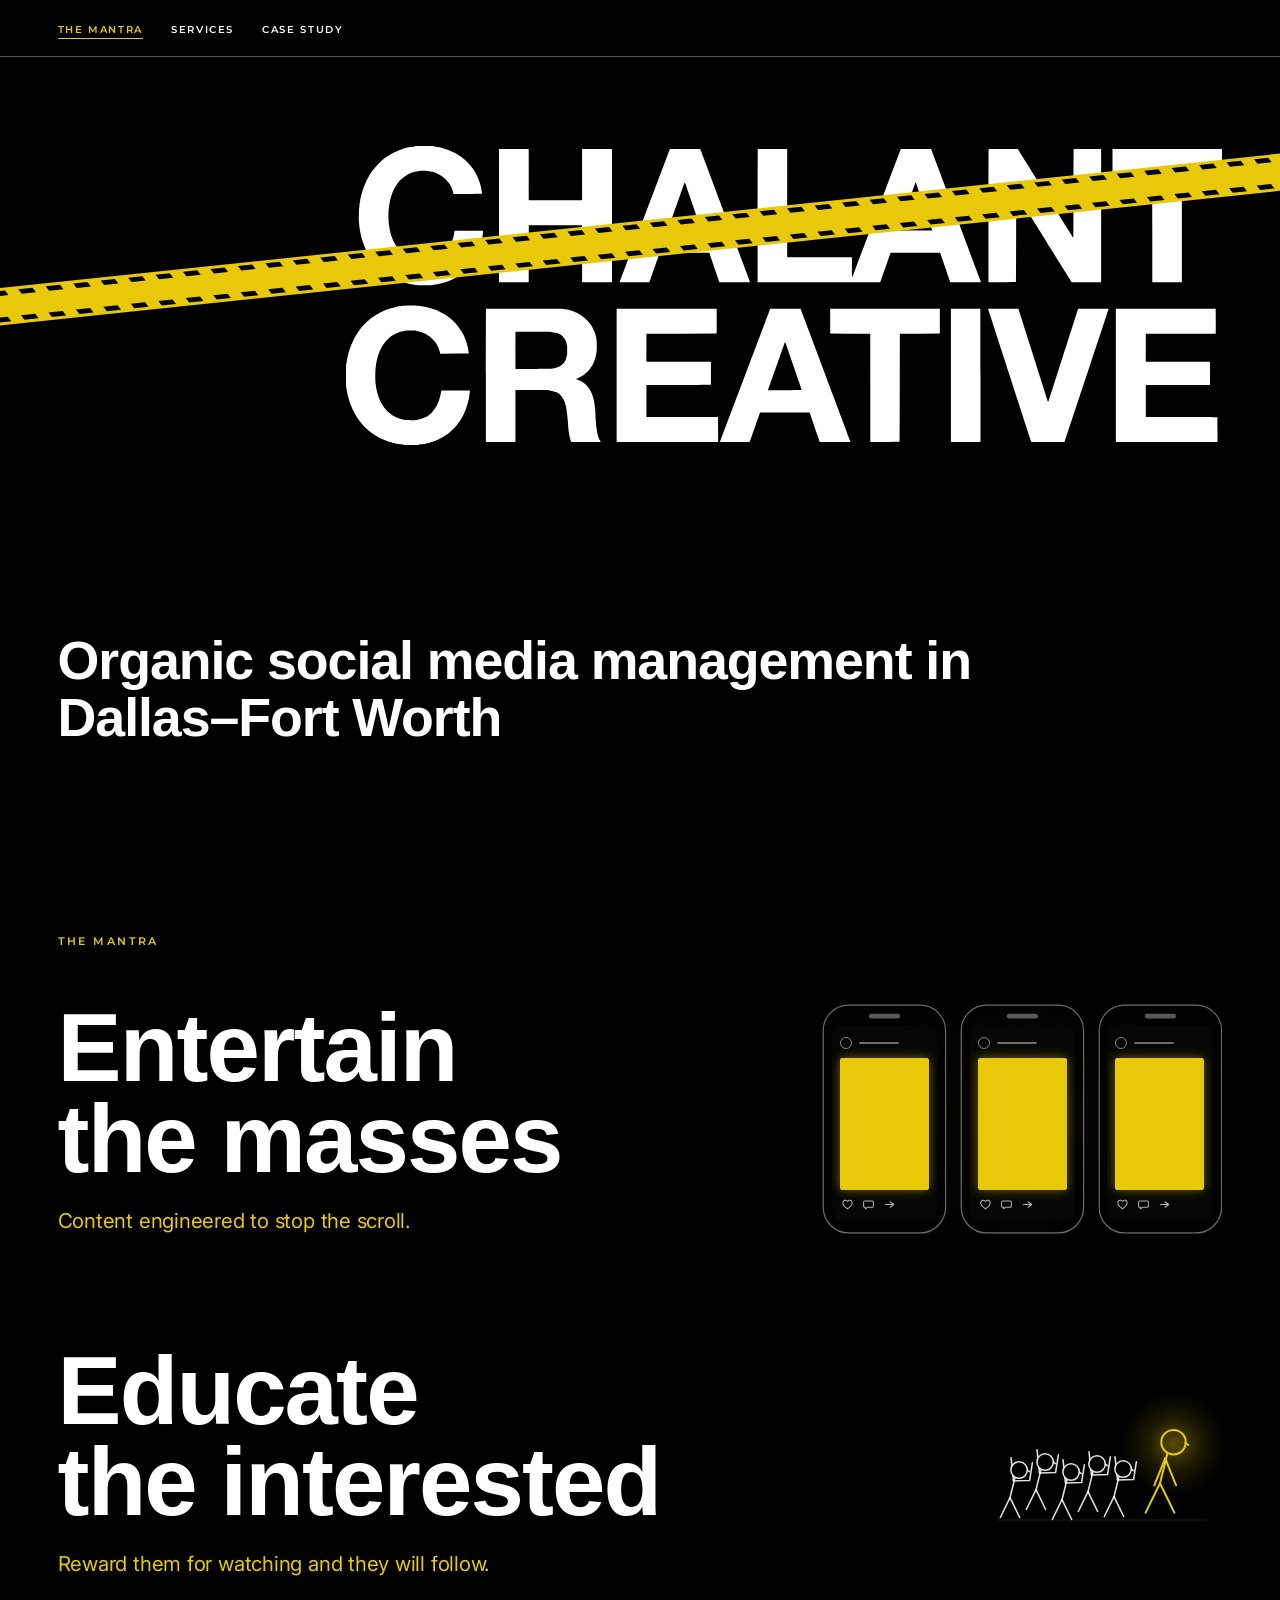
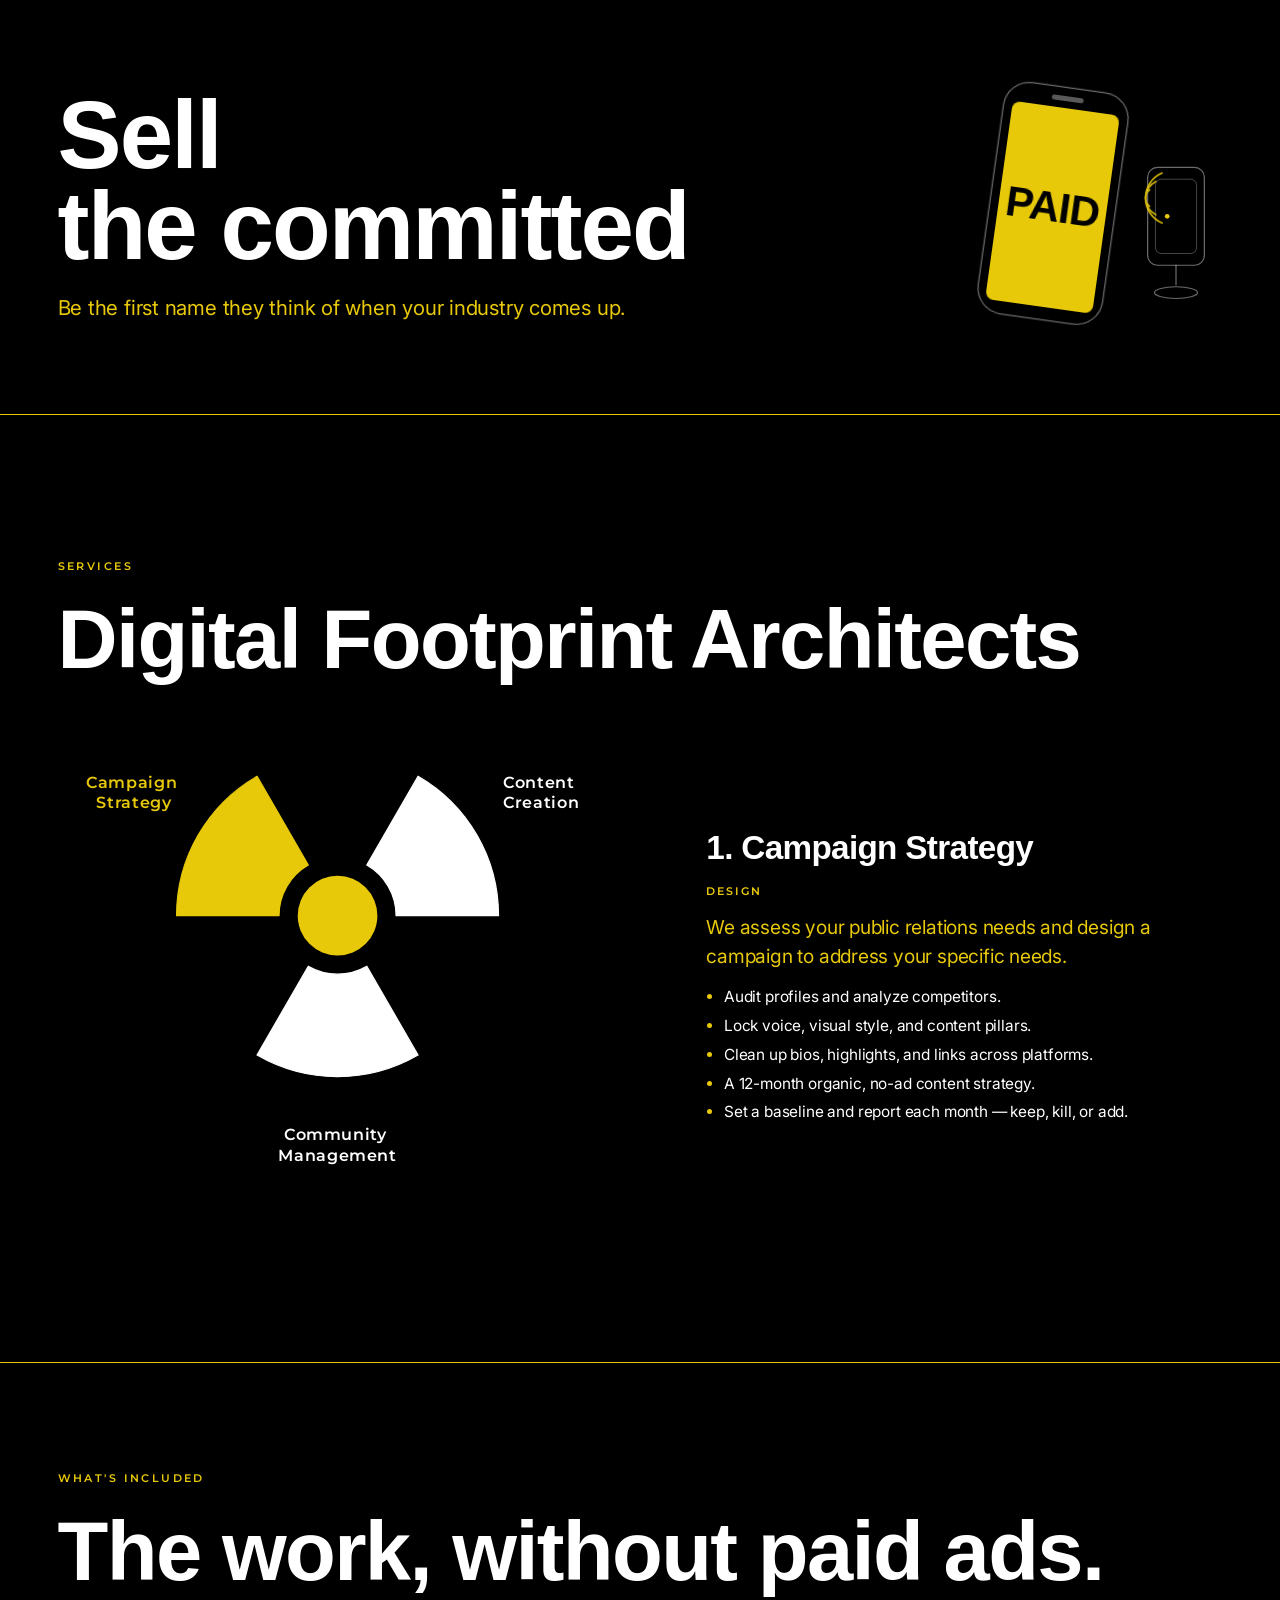
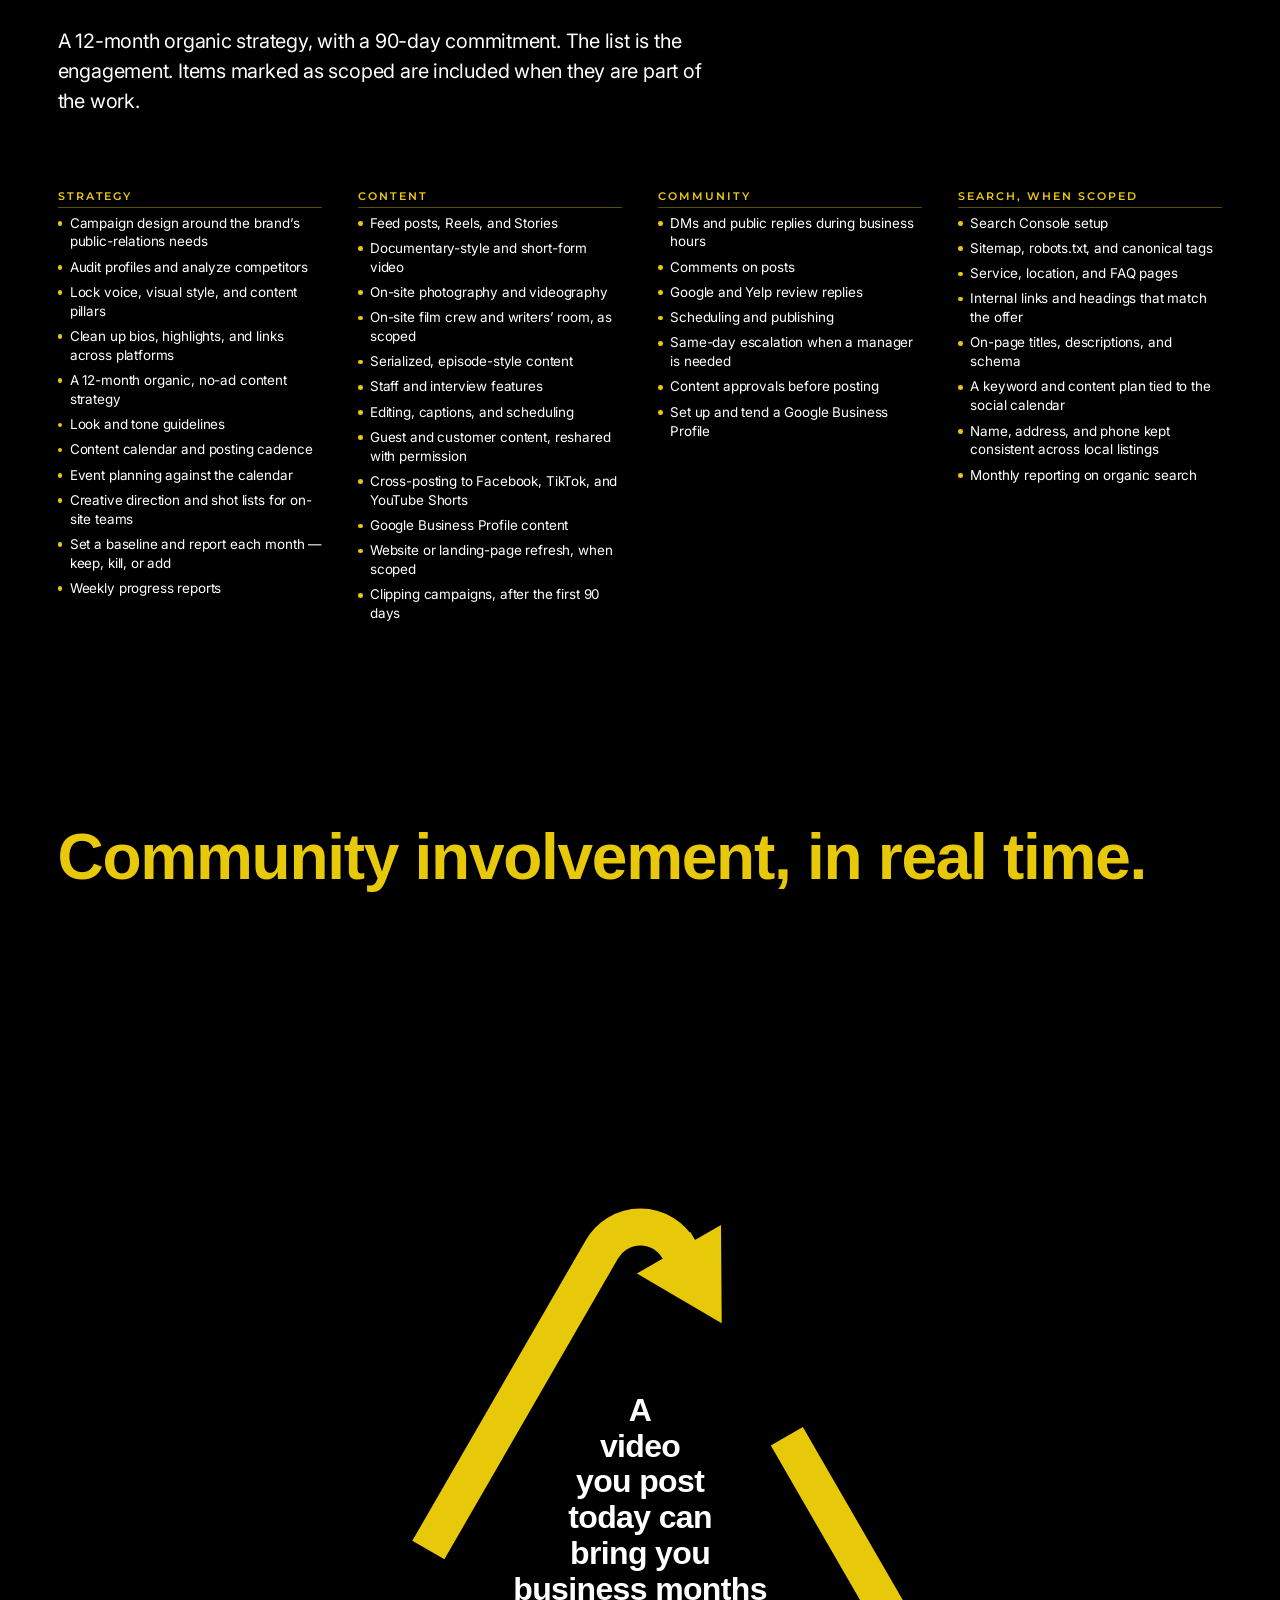
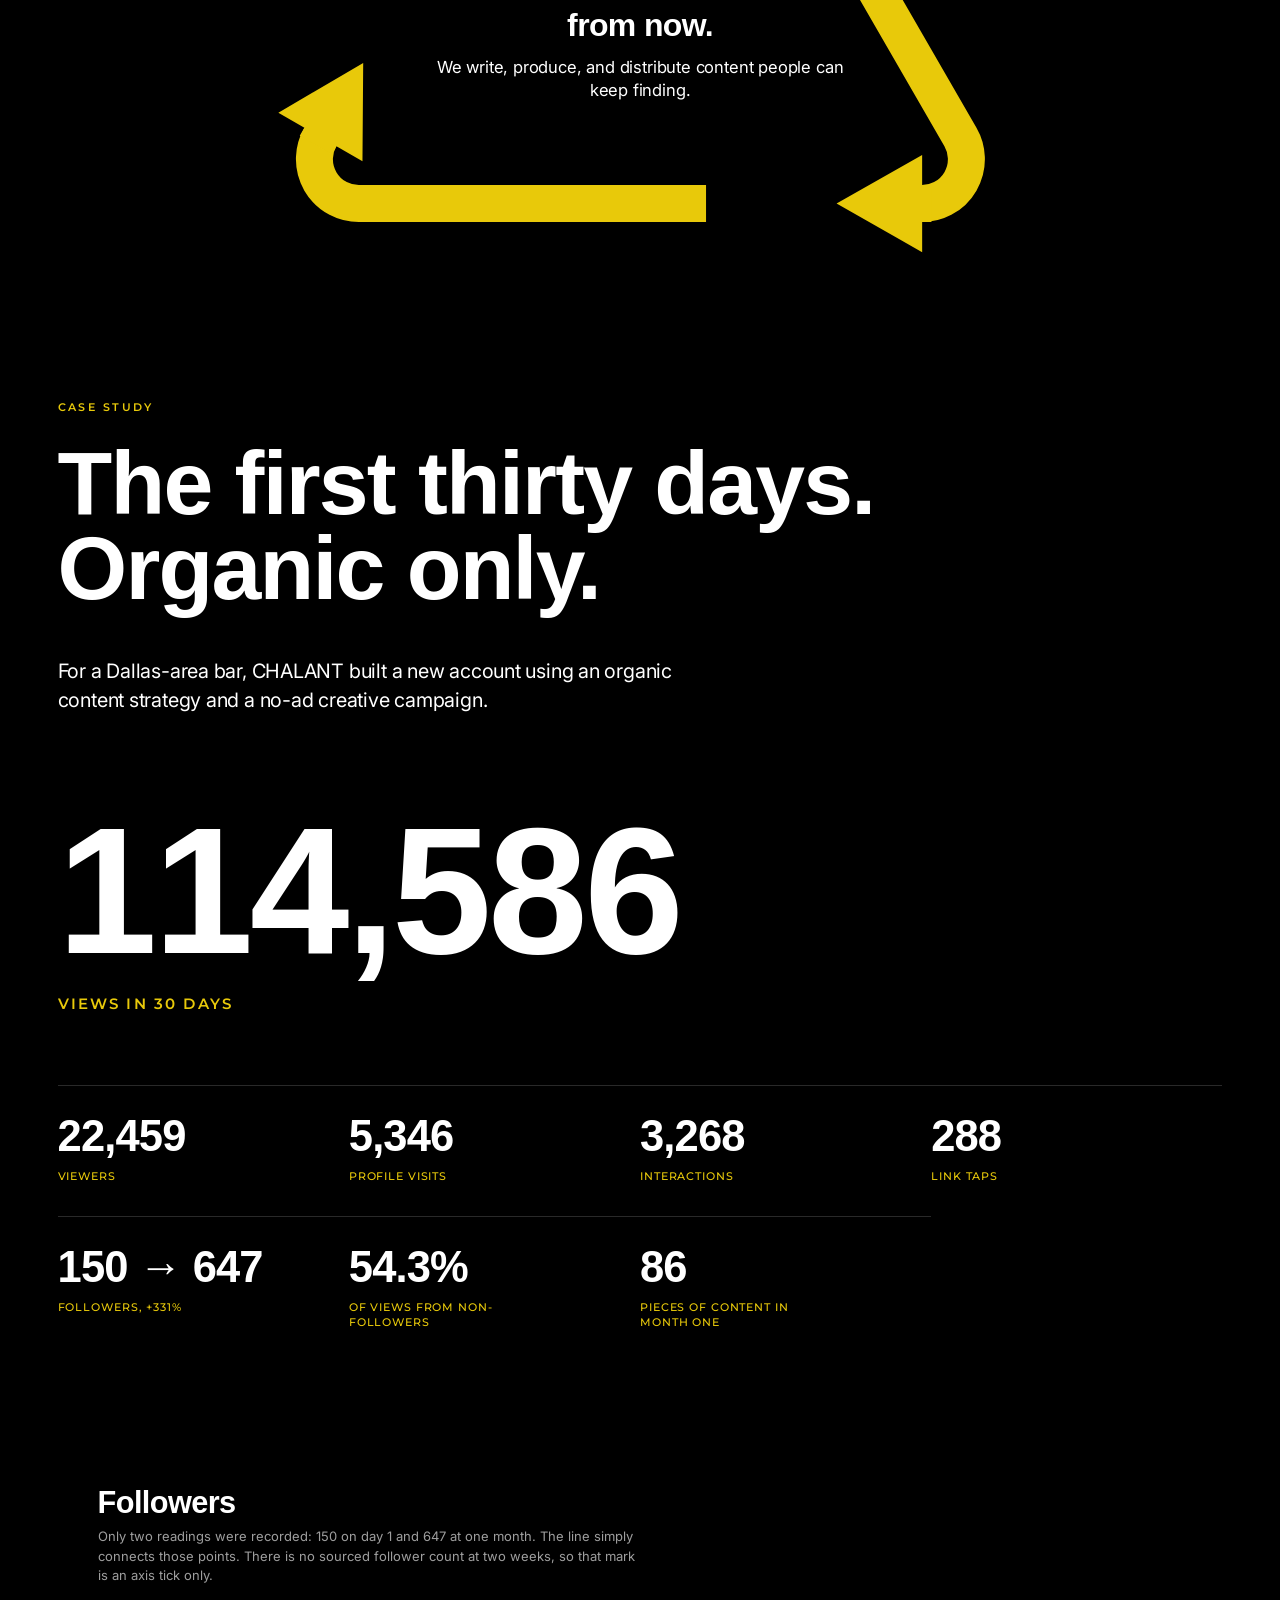
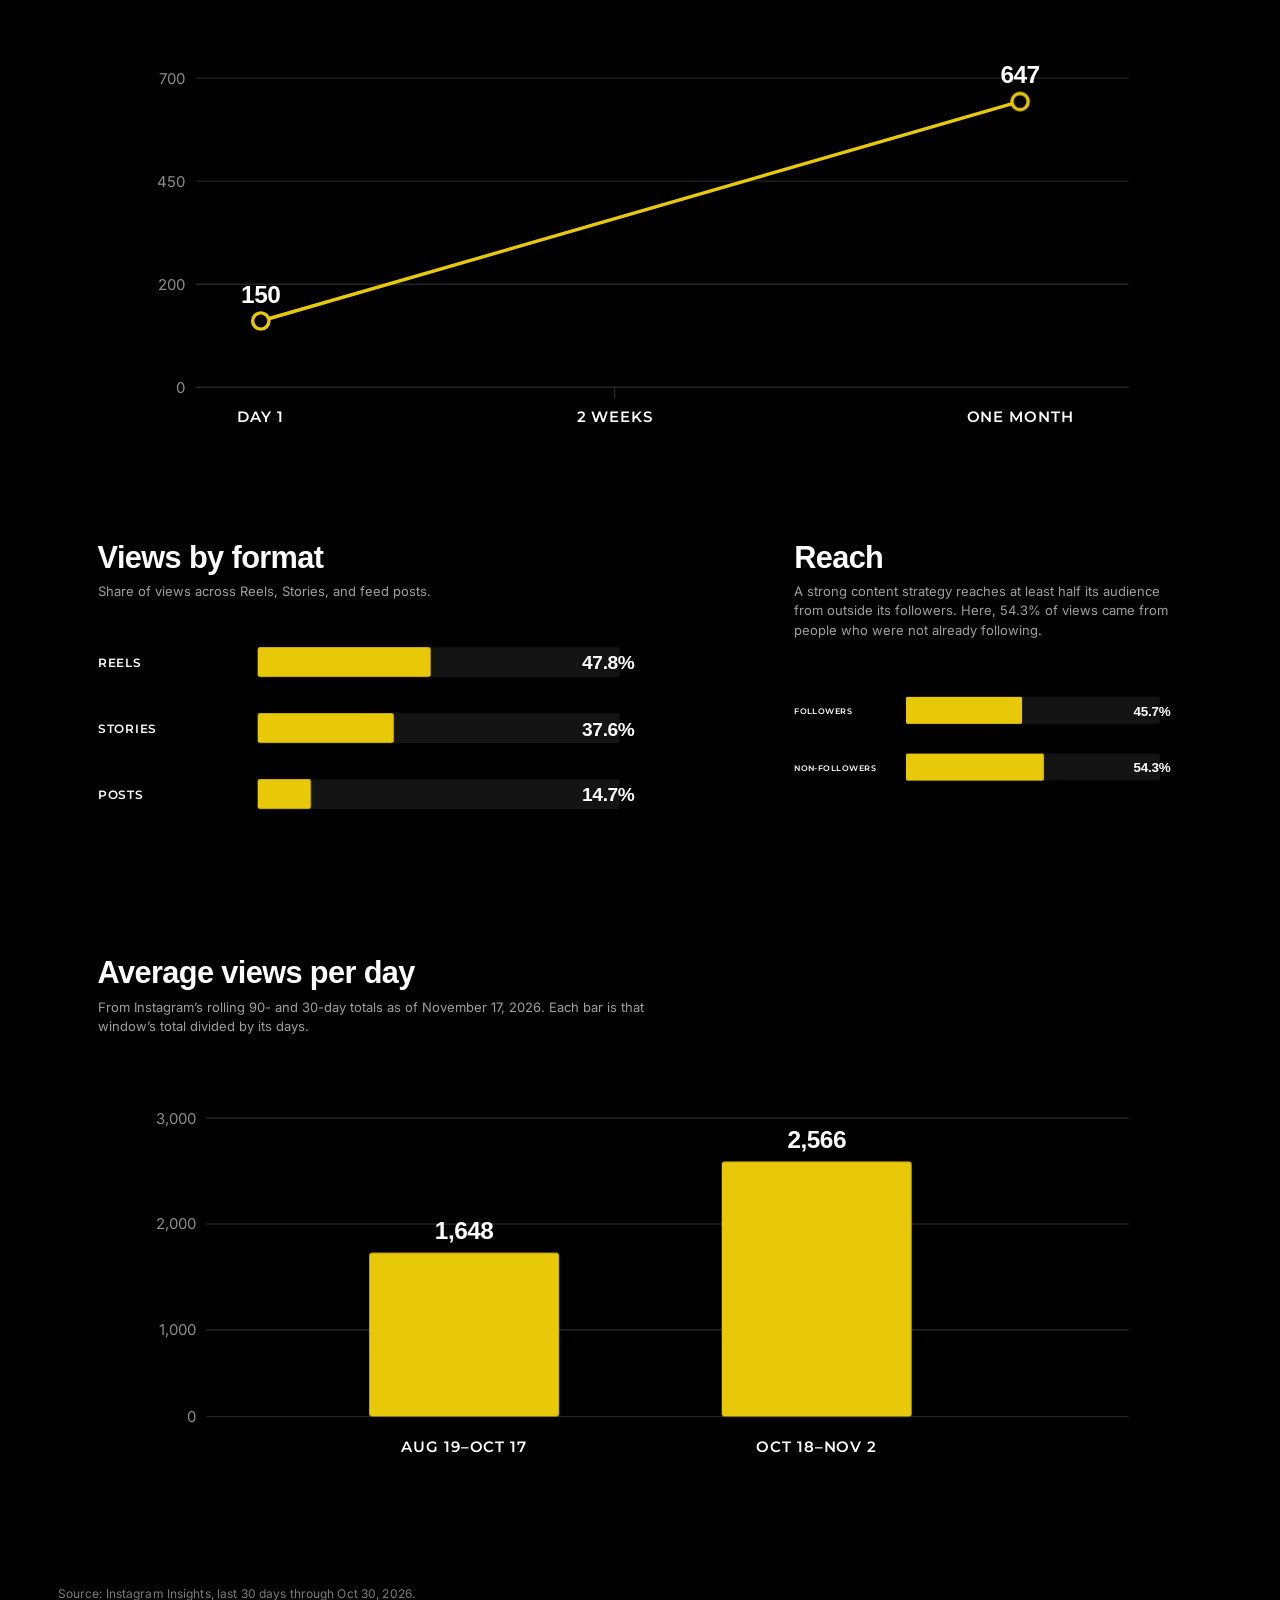
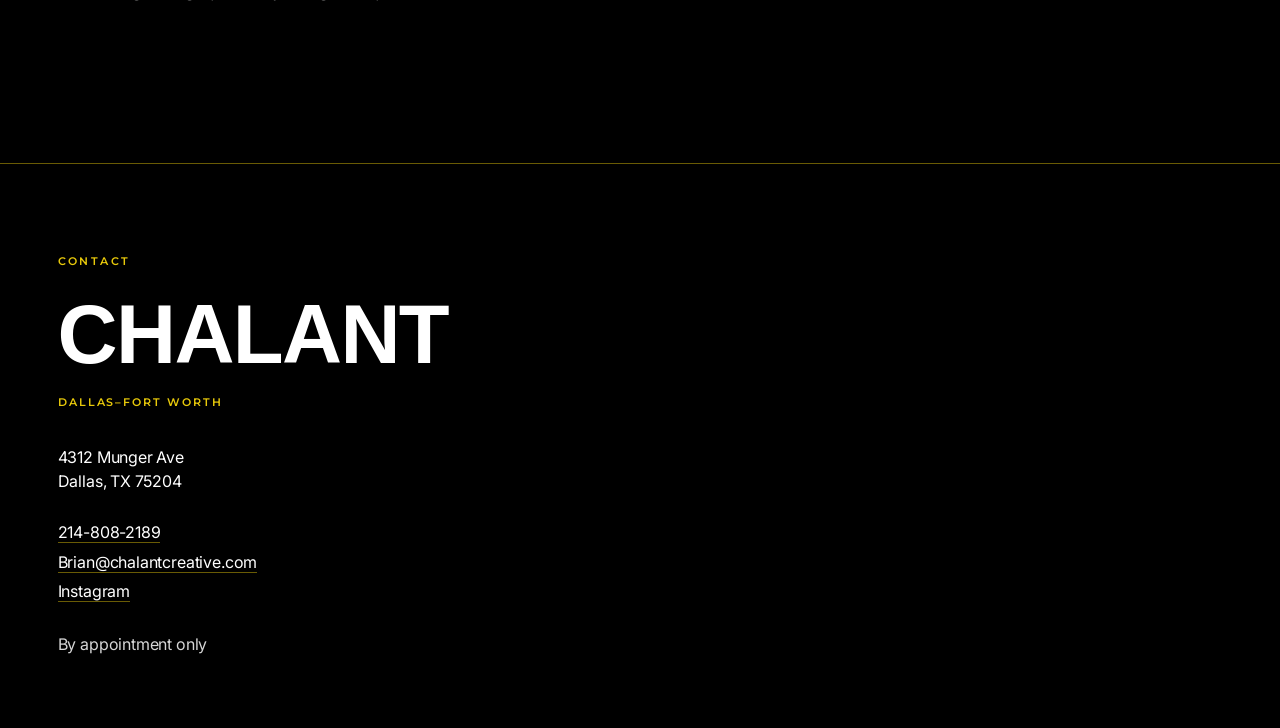
<file: index.html>
<!doctype html>
<html lang="en">
<head>
<meta charset="utf-8">
<meta name="viewport" content="width=device-width, initial-scale=1, viewport-fit=cover">
<title>CHALANT | Organic Social Media Agency in Dallas–Fort Worth</title>
<meta name="description" content="CHALANT is a Dallas–Fort Worth social media agency. Campaign strategy, content creation, and community management, without paid ads.">
<meta name="theme-color" content="#000000">
<meta http-equiv="Cache-Control" content="no-cache, no-store, must-revalidate">
<meta http-equiv="Pragma" content="no-cache">
<meta name="apple-mobile-web-app-capable" content="yes">
<meta name="apple-mobile-web-app-status-bar-style" content="black-translucent">
<meta property="og:title" content="CHALANT | Organic Social Media Agency in Dallas–Fort Worth">
<meta property="og:description" content="CHALANT is a Dallas–Fort Worth social media agency. Campaign strategy, content creation, and community management, without paid ads.">
<meta property="og:image" content="https://chalantcreative.com/logo.png">
<meta property="og:type" content="website">
<meta name="twitter:card" content="summary_large_image">
<meta name="twitter:title" content="CHALANT | Organic Social Media Agency in Dallas–Fort Worth">
<meta name="twitter:description" content="CHALANT is a Dallas–Fort Worth social media agency. Campaign strategy, content creation, and community management, without paid ads."><!-- seo-home-v1 -->
<link rel="canonical" href="https://chalantcreative.com/">
<meta property="og:url" content="https://chalantcreative.com/">
<meta property="og:site_name" content="CHALANT">
<meta property="og:locale" content="en_US">
<script type="application/ld+json">
{
  "@context": "https://schema.org",
  "@type": ["ProfessionalService", "LocalBusiness"],
  "name": "CHALANT",
  "alternateName": "CHALANT Creative",
  "legalName": "CHALANT CREATIVE LLC",
  "url": "https://chalantcreative.com",
  "image": "https://chalantcreative.com/logo.png",
  "email": "Brian@chalantcreative.com",
  "telephone": "+12148082189",
  "address": {
    "@type": "PostalAddress",
    "streetAddress": "4312 Munger Ave",
    "addressLocality": "Dallas",
    "addressRegion": "TX",
    "postalCode": "75204",
    "addressCountry": "US"
  },
  "areaServed": [
    { "@type": "AdministrativeArea", "name": "Dallas–Fort Worth" },
    { "@type": "City", "name": "Dallas" },
    { "@type": "City", "name": "Fort Worth" },
    { "@type": "City", "name": "Plano" },
    { "@type": "City", "name": "Frisco" },
    { "@type": "City", "name": "Carrollton" },
    { "@type": "City", "name": "Addison" },
    { "@type": "City", "name": "Irving" }
  ],
  "knowsAbout": [
    "Social media management",
    "Organic social media",
    "Content creation",
    "Community management",
    "Hospitality marketing"
  ],
  "sameAs": [
    "https://www.instagram.com/chalant_agency/"
  ],
  "description": "CHALANT is a Dallas–Fort Worth social media agency. Campaign strategy, content creation, and community management, without paid ads."
}
</script>
<link rel="icon" href="favicon.png?v=launch1">
<link rel="apple-touch-icon" href="favicon.png?v=launch1">
<link rel="preconnect" href="https://fonts.googleapis.com">
<link rel="preconnect" href="https://fonts.gstatic.com" crossorigin>
<link rel="stylesheet" href="https://fonts.googleapis.com/css2?family=Inter:ital,opsz,wght@0,14..32,400;0,14..32,500;0,14..32,600;1,14..32,400&family=Montserrat:wght@500;600;700&family=Playfair+Display:wght@500;600;700&display=swap">
<style>

  :root{
    --gold:#E8C90A;
    --playfair:"Playfair Display",Georgia,"Times New Roman",serif;
    --heading:"Helvetica Neue",Helvetica,Arial,sans-serif;
    --montserrat:"Montserrat",Helvetica,Arial,sans-serif;
    --inter:"Inter",Helvetica,Arial,sans-serif;
    --ink:#0a0a0a;
    --nav-h:56px;
  }
  *{box-sizing:border-box}
  html{
    height:auto;
    min-height:100%;
    scroll-behavior:smooth;
    scroll-padding-top:calc(var(--nav-h) + env(safe-area-inset-top, 0px) + 16px);
  }
  @media (prefers-reduced-motion:reduce){
    html{scroll-behavior:auto}
  }
  html,body{height:auto;min-height:100%}
  body{
    margin:0;
    background:#000;
    color:#fff;
    overflow-x:clip;
    overscroll-behavior:none;
    -webkit-font-smoothing:antialiased;
    -webkit-text-size-adjust:100%;
    font-family:var(--inter);
    padding-top:calc(var(--nav-h) + env(safe-area-inset-top, 0px));
  }

  /* Shared editorial measure, matching Results */
  .hero__inner,
  .method__inner,
  .follow__inner,
  .results__inner,
  .services__inner,
  .beat__inner,
  .intro__inner,
  .included__inner,
  .footer__inner{max-width:1180px}
  .hero,
  .method,
  .follow,
  .results,
  .services,
  .beat,
  .intro,
  .included,
  .footer{
    padding-left:max(16px,4.5vw,env(safe-area-inset-left,0px));
    padding-right:max(16px,4.5vw,env(safe-area-inset-right,0px));
    color:#fff;
    background:#000;
  }

  /* ---------- Page nav ---------- */
  .page-nav{
    position:fixed;
    top:0;
    left:0;
    right:0;
    z-index:200;
    background:#000;
    border-bottom:1px solid rgba(232,201,10,.45);
    padding-top:env(safe-area-inset-top, 0px);
  }
  .page-nav__list{
    display:flex;
    flex-wrap:nowrap;
    align-items:center;
    gap:clamp(1rem,2.4vw,1.75rem);
    margin:0;
    padding:0 max(16px,4.5vw);
    height:var(--nav-h);
    list-style:none;
    overflow-x:auto;
    overflow-y:hidden;
    -webkit-overflow-scrolling:touch;
    scrollbar-width:thin;
    scrollbar-color:rgba(232,201,10,.45) transparent;
  }
  .page-nav__link{
    display:inline-block;
    flex:0 0 auto;
    padding:.2em 0;
    border:0;
    border-bottom:1px solid transparent;
    color:#fff;
    font-family:var(--montserrat);
    font-size:clamp(10px,.8vw,12px);
    font-weight:600;
    letter-spacing:.16em;
    text-decoration:none;
    text-transform:uppercase;
    line-height:1.2;
    white-space:nowrap;
  }
  .page-nav__link:hover{color:var(--gold)}
  .page-nav__link[aria-current="location"]{
    color:var(--gold);
    border-bottom-color:var(--gold);
  }
  .page-nav__link:focus{outline:none}
  .page-nav__link:focus-visible{
    outline:2px solid var(--gold);
    outline-offset:4px;
  }
  #mantra,
  #entertain,
  #educate,
  #sell,
  #architects,
  #design,
  #execute,
  #distribute,
  #involvement,
  #evergreen,
  #case-study,
  #included,
  #contact{
    scroll-margin-top:calc(var(--nav-h) + env(safe-area-inset-top, 0px) + 16px);
  }

  /* ---------- Footprint beats ---------- */
  .beat{
    padding-block:clamp(72px,12vh,160px);
  }
  .beat__inner{margin:0 auto;width:100%}
  .beat__title{
    margin:0;
    max-width:16em;
    color:#fff;
    font-family:var(--heading);
    font-size:clamp(44px,6.5vw,96px);
    font-weight:700;
    line-height:.95;
    letter-spacing:-.02em;
    text-wrap:pretty;
  }
  .beat__line{
    margin:.7em 0 0;
    max-width:28em;
    color:var(--gold);
    font-family:var(--inter);
    font-size:clamp(17px,1.5vw,24px);
    font-weight:400;
    line-height:1.5;
    letter-spacing:-.011em;
    text-wrap:pretty;
  }
  .beat__bullets{
    margin:1.2em 0 0;
    padding:0 0 0 1.15em;
    max-width:32em;
    color:#fff;
    font-family:var(--inter);
    font-size:clamp(15px,1.2vw,18px);
    font-weight:400;
    line-height:1.45;
    letter-spacing:-.011em;
  }
  .beat__bullets li{margin:0 0 .42em}
  .beat__bullets li::marker{color:var(--gold)}
  .beat--close{padding-block:clamp(64px,10vh,140px)}
  .beat__title--close{
    max-width:18em;
    color:var(--gold);
    font-size:clamp(32px,5vw,72px);
  }

  /* ---------- Hero: B3 lockup, tape edge to edge, wordmark in-gutter ---------- */
  .hero{
    --gutter:max(16px, 4.5vw);
    position:relative;
    overflow:hidden;
    padding:0;
    box-sizing:border-box;
  }
  @supports (padding:max(16px, 4.5vw, env(safe-area-inset-right, 0px))){
    .hero{--gutter:max(16px, 4.5vw, env(safe-area-inset-right, 0px))}
  }
  .hero__stage{
    position:relative;
    box-sizing:border-box;
    width:100%;
    max-width:100%;
    display:flex;
    justify-content:flex-end;
    padding-top:max(48px,7vw);
    padding-bottom:max(64px,9vw);
    padding-right:max(16px, 4.5vw);
    padding-right:var(--gutter);
    padding-left:0;
  }
  .hero__lockup{
    /* hero-width-cap: size the box from the viewport, not the 1370x468 intrinsic
       SVG/PNG. Safari + <picture> srcset can otherwise paint the wordmark at
       intrinsic size (~240px-tall letters) and clip the right edge. */
    position:relative;
    box-sizing:border-box;
    width:min(68.5vw, calc(100vw - 2 * var(--gutter)));
    max-width:calc(100vw - 2 * var(--gutter));
    aspect-ratio:1370 / 468;
    flex:0 1 auto;
    min-width:0;
    overflow:visible;
  }
  .hero__lockup picture{
    display:block;
    width:100%;
    max-width:100%;
    height:100%;
  }
  .hero__logo{
    display:block;
    width:100%;
    height:100%;
    max-width:100%;
    object-fit:contain;
    object-position:right center;
    position:relative;
    z-index:1;
    user-select:none;
    -webkit-user-drag:none;
  }
  .hero__tape{
    position:absolute;
    left:calc(-4000 / 1370 * 100%);
    top:calc(-200 / 468 * 100%);
    width:calc(8000 / 1370 * 100%);
    height:calc(900 / 468 * 100%);
    z-index:2;
    pointer-events:none;
    overflow:visible;
  }
  /* hero-mobile-fs: first screen is the logo only */
  @media (max-width:699px){
    .hero{
      display:flex;
      flex-direction:column;
      justify-content:center;
      min-height:100vh;
      min-height:-webkit-fill-available;
      min-height:100svh;
      min-height:calc(100svh - var(--nav-h) - env(safe-area-inset-top, 0px));
    }
    .hero__stage{
      width:100%;
      align-items:center;
      padding-top:0;
      padding-bottom:0;
    }
  }

  /* ---------- Case study ---------- */
  .results{
    padding-block:clamp(64px,9vh,112px) clamp(96px,18vh,220px);
  }
  .results__eyebrow{
    margin:0 0 clamp(18px,3vh,32px);
    color:var(--gold);
    font-family:var(--montserrat);
    font-size:clamp(11px,.85vw,13px);
    font-weight:600;
    letter-spacing:.22em;
    text-transform:uppercase;
  }
  .results__title{
    margin:0;
    max-width:14em;
    color:#fff;
    font-family:var(--heading);
    font-size:clamp(44px,7vw,108px);
    font-weight:700;
    line-height:.95;
    letter-spacing:-.02em;
    text-wrap:pretty;
  }
  .results__title span{display:block}
  .results__lede{
    margin:clamp(28px,5vh,56px) 0 0;
    max-width:34em;
    color:#fff;
    font-family:var(--inter);
    font-size:clamp(18px,1.55vw,24px);
    font-weight:400;
    line-height:1.5;
    letter-spacing:-.011em;
    text-wrap:pretty;
  }
  .results__hero{
    margin-top:clamp(56px,10vh,120px);
  }
  .results__hero-num{
    margin:0;
    color:#fff;
    font-family:var(--heading);
    font-size:clamp(64px,14vw,180px);
    font-weight:700;
    line-height:.95;
    letter-spacing:-.02em;
    font-variant-numeric:tabular-nums;
  }
  .results__hero-label{
    margin:clamp(12px,2vh,20px) 0 0;
    color:var(--gold);
    font-family:var(--montserrat);
    font-size:clamp(14px,1.2vw,20px);
    font-weight:600;
    letter-spacing:.14em;
    text-transform:uppercase;
  }
  .results__stats{
    display:grid;
    grid-template-columns:repeat(2,minmax(0,1fr));
    gap:0;
    margin:clamp(48px,8vh,96px) 0 0;
    padding:0;
    list-style:none;
  }
  @media (min-width:800px){
    .results__stats{grid-template-columns:repeat(4,minmax(0,1fr))}
  }
  .results__stat{
    padding:clamp(22px,3.2vh,36px) clamp(16px,2vw,28px) clamp(26px,3.6vh,40px) 0;
    border-top:1px solid rgba(255,255,255,.16);
  }
  @media (min-width:800px){
    .results__stat:nth-child(4n+1),
    .results__stats .results__stat:first-child{padding-left:0}
    .results__stat{padding-right:clamp(16px,2vw,28px)}
  }
  .results__stat-num{
    margin:0;
    color:#fff;
    font-family:var(--heading);
    font-size:clamp(28px,3.4vw,48px);
    font-weight:700;
    line-height:1;
    letter-spacing:-.02em;
    font-variant-numeric:tabular-nums;
  }
  .results__stat-label{
    margin:10px 0 0;
    max-width:14em;
    color:var(--gold);
    font-family:var(--montserrat);
    font-size:clamp(11px,.85vw,13px);
    font-weight:500;
    line-height:1.4;
    letter-spacing:.08em;
    text-transform:uppercase;
  }
  .results__charts{
    display:grid;
    grid-template-columns:1fr;
    gap:clamp(48px,7vh,88px);
    margin-top:clamp(72px,12vh,140px);
  }
  @media (min-width:900px){
    .results__charts{grid-template-columns:1.15fr .85fr}
    .results__chart--wide{grid-column:1 / -1}
  }
  .results__chart-title{
    margin:0 0 8px;
    color:#fff;
    font-family:var(--heading);
    font-size:clamp(24px,2.4vw,36px);
    font-weight:700;
    line-height:1.05;
    letter-spacing:-.02em;
  }
  .results__chart-note{
    margin:0 0 clamp(22px,3vh,36px);
    max-width:42em;
    color:rgba(255,255,255,.62);
    font-family:var(--inter);
    font-size:clamp(13px,1vw,15px);
    line-height:1.5;
  }
  .results__chart-body{
    margin:clamp(20px,2.8vh,32px) 0 0;
    max-width:34em;
    color:rgba(255,255,255,.84);
    font-family:var(--inter);
    font-size:clamp(16px,1.25vw,20px);
    font-weight:400;
    line-height:1.5;
    letter-spacing:-.011em;
    text-wrap:pretty;
  }
  .chart{
    display:block;
    width:100%;
    height:auto;
    overflow:visible;
  }
  .chart text{fill:#fff}
  .chart .axis,
  .chart .grid{
    stroke:rgba(255,255,255,.14);
    stroke-width:1;
    fill:none;
  }
  .chart .line{
    fill:none;
    stroke:var(--gold);
    stroke-width:2.5;
    stroke-linecap:round;
    stroke-linejoin:round;
  }
  .chart .chart-dot{
    fill:#000;
    stroke:var(--gold);
    stroke-width:2.5;
  }
  .chart .bar{fill:var(--gold)}
  .chart .bar-track{fill:rgba(255,255,255,.08)}
  .chart .lbl{
    font-family:var(--montserrat),sans-serif;
    font-size:11px;
    font-weight:600;
    letter-spacing:.06em;
    text-transform:uppercase;
  }
  .chart .val{
    font-family:var(--heading),sans-serif;
    font-size:18px;
    font-weight:700;
    letter-spacing:-.02em;
  }
  .chart .tick{
    font-family:var(--inter),sans-serif;
    font-size:11px;
    fill:rgba(255,255,255,.55);
  }
  .results__source{
    margin:clamp(56px,8vh,96px) 0 0;
    color:rgba(255,255,255,.48);
    font-family:var(--inter);
    font-size:clamp(12px,.9vw,14px);
    letter-spacing:.01em;
  }

  /* Scroll reveals */
  .method [data-animate],
  .results [data-animate],
  .services [data-animate]{--rise:18px}
  @media (prefers-reduced-motion:no-preference){
    .method [data-animate],
    .results [data-animate],
    .services [data-animate]{
      opacity:0;
      transform:translateY(var(--rise));
      transition:opacity .9s cubic-bezier(.22,.8,.24,1), transform .9s cubic-bezier(.22,.8,.24,1);
    }
    .method [data-animate].is-in,
    .results [data-animate].is-in,
    .services [data-animate].is-in{
      opacity:1;
      transform:none;
    }
    .method__row:nth-child(1){transition-delay:0s}
    .method__row:nth-child(2){transition-delay:.12s}
    .method__row:nth-child(3){transition-delay:.24s}
    .results .line{
      stroke-dasharray:1;
      stroke-dashoffset:1;
    }
    .results .is-in .line{
      animation:draw-line 1.4s cubic-bezier(.22,.8,.24,1) .2s forwards;
    }
    .results .chart-dot{
      opacity:0;
      transform-box:fill-box;
      transform-origin:center;
      transform:scale(.4);
    }
    .results .is-in .chart-dot{
      animation:pop-dot .5s cubic-bezier(.22,.8,.24,1) forwards;
    }
    .results .is-in .chart-dot:nth-of-type(1){animation-delay:.35s}
    .results .is-in .chart-dot:nth-of-type(2){animation-delay:.7s}
    .results .is-in .chart-dot:nth-of-type(3){animation-delay:1.05s}
    .results .bar{
      transform-box:fill-box;
      transform-origin:0 50%;
      transform:scaleX(0);
    }
    .results .bar--up{transform-origin:50% 100%; transform:scaleY(0)}
    .results .is-in .bar,
    .results .is-in .bar--up{
      animation:grow-bar 1s cubic-bezier(.22,.8,.24,1) forwards;
    }
    .results .is-in .bar:nth-of-type(1),
    .results .is-in .bar--up:nth-of-type(1){animation-delay:.15s}
    .results .is-in .bar:nth-of-type(2),
    .results .is-in .bar--up:nth-of-type(2){animation-delay:.3s}
    .results .is-in .bar:nth-of-type(3),
    .results .is-in .bar--up:nth-of-type(3){animation-delay:.45s}
    @keyframes draw-line{
      to{stroke-dashoffset:0}
    }
    @keyframes pop-dot{
      to{opacity:1;transform:scale(1)}
    }
    @keyframes grow-bar{
      to{transform:scale(1)}
    }
  }


  /* ---------- Evergreen ---------- */
  .follow{
    padding-block:clamp(88px,16vh,200px) clamp(36px,6vh,72px);
  }
  .follow__stage{
    position:relative;
    display:flex;
    flex-direction:column;
    align-items:center;
    justify-content:flex-end;
    text-align:center;
    padding:96px 24px 48px;
  }
  .follow__copy{
    position:absolute;
    z-index:1;
    text-align:center;
    box-sizing:border-box;
  }
  .follow__title{
    margin:0;
    color:#fff;
    font-family:var(--heading);
    font-size:clamp(20px,2.5vw,32px);
    font-weight:700;
    line-height:1.12;
    letter-spacing:-.02em;
  }
  .follow__line{
    display:block;
    width:fit-content;
    max-width:100%;
    margin-inline:auto;
    white-space:nowrap;
  }
  .follow__body{
    margin:clamp(8px,1.2vw,14px) 0 0;
    color:#fff;
    font-family:var(--inter);
    font-size:clamp(13px,1.2vw,17px);
    font-weight:400;
    line-height:1.35;
    letter-spacing:-.011em;
  }
  @media (max-width:699px){
    .follow__title{font-size:16px;line-height:1.15}
    .follow__body{font-size:12px;line-height:1.3;margin-top:6px}
  }
  .follow__inner,.follow__stage{overflow:visible}
  .recycle{
    position:absolute;
    inset:0;
    width:100%;
    height:100%;
    pointer-events:none;
    overflow:visible;
  }
  .recycle__loop{
    position:absolute;
    inset:0;
    width:100%;
    height:100%;
    display:block;
    overflow:visible;
  }
  .recycle__band{
    fill:none;
    stroke:#E8C90A;
    stroke-linecap:butt;
    stroke-linejoin:miter;
    stroke-miterlimit:8;
  }
  .recycle__head{
    position:absolute;
    top:0;left:0;
    overflow:visible;
    transform-box:border-box;
    offset-rotate:auto;
    offset-anchor:9.756% 50%;
    offset-path:path("M200,40 L560,664 L40,664 Z");
  }
  .recycle__head svg{
    display:block;
    width:100%;
    height:100%;
    overflow:visible;
  }
  .recycle__head--1{offset-distance:33.333%}
  .recycle__head--2{offset-distance:66.667%}
  .recycle__head--3{offset-distance:0%}
  .recycle__face{fill:#E8C90A}
  @media (prefers-reduced-motion:reduce){
    .recycle__head--1,
    .recycle__head--2,
    .recycle__head--3,
    .recycle__band{animation:none}
  }

  /* ---------- Services ---------- */
  .services{
    position:relative;
    padding-block:clamp(88px,16vh,200px);
    border-top:1px solid #E8C90A;
    border-bottom:1px solid #E8C90A;
  }
  .services__jump{
    position:absolute;
    top:0;
    left:0;
    width:1px;
    height:1px;
    overflow:hidden;
    pointer-events:none;
  }
  .services__eyebrow{
    margin:0 0 clamp(18px,3vh,32px);
    color:var(--gold);
    font-family:var(--montserrat);
    font-size:clamp(11px,.85vw,13px);
    font-weight:600;
    letter-spacing:.22em;
    text-transform:uppercase;
  }
  .services__title{
    margin:0;
    max-width:18em;
    color:#fff;
    font-family:var(--heading);
    font-size:clamp(44px,6.5vw,96px);
    font-weight:700;
    line-height:.95;
    letter-spacing:-.02em;
    text-wrap:pretty;
  }
  .services__layout{
    display:grid;
    grid-template-columns:1fr;
    gap:clamp(32px,5vw,56px);
    align-items:center;
    margin-top:clamp(40px,7vh,80px);
  }
  @media (min-width:900px){
    .services__layout{
      grid-template-columns:minmax(280px,48%) minmax(0,1fr);
      gap:clamp(40px,7vw,96px);
    }
  }
  .services__visual{
    display:flex;
    justify-content:flex-start;
    min-width:0;
  }
  .services__chart{
    width:min(560px,100%);
    margin:0;
  }
  .services__chart svg{
    display:block;
    width:100%;
    height:auto;
    overflow:visible;
  }
  .services__core{
    fill:#E8C90A;
    pointer-events:none;
  }
  .services__blade{
    fill:#fff;
    stroke:#fff;
    stroke-width:1.25;
    cursor:pointer;
    transition:fill .25s ease, stroke .25s ease;
    vector-effect:non-scaling-stroke;
  }
  .services__label{
    fill:#fff;
    font-family:var(--montserrat);
    font-size:13px;
    font-weight:600;
    letter-spacing:.04em;
    pointer-events:none;
    transition:fill .25s ease;
  }
  @media (min-width:900px){
    .services__label{font-size:15px}
  }
  .services__blade:focus{outline:none}
  .services__wing.is-active .services__blade{
    fill:#E8C90A;
    stroke:#E8C90A;
  }
  .services__wing.is-active .services__label{
    fill:#E8C90A;
  }
  .services__wing:has(.services__blade:focus-visible) .services__blade{
    stroke:#fff;
    stroke-width:2;
  }
  .services__wing:not(.is-active):has(.services__blade:focus-visible) .services__blade{
    stroke:#E8C90A;
    stroke-width:2;
  }
  .services__panel{
    min-width:0;
    min-height:8.5em;
    display:flex;
    flex-direction:column;
    justify-content:center;
  }
  .services__panel-title{
    margin:0 0 .55em;
    color:#fff;
    font-family:"Helvetica Neue",Helvetica,Arial,sans-serif;
    font-size:clamp(26px,2.6vw,42px);
    font-weight:700;
    letter-spacing:-.02em;
    line-height:1.1;
    text-wrap:pretty;
  }
  .services__beat{margin:0 0 .9em}
  .services__beat-label{
    margin:0 0 .4em;
    color:var(--gold);
    font-family:var(--montserrat);
    font-size:clamp(11px,.85vw,13px);
    font-weight:600;
    letter-spacing:.18em;
    text-transform:uppercase;
    line-height:1.2;
  }
  .services__beat-line{
    margin:0;
    max-width:28em;
    color:#fff;
    font-family:var(--inter);
    font-size:clamp(16px,1.4vw,22px);
    font-weight:400;
    line-height:1.45;
    letter-spacing:-.011em;
    text-wrap:pretty;
  }
  .services__panel-body{
    margin:0;
    max-width:28em;
    color:#E8C90A;
    font-family:var(--inter);
    font-size:clamp(17px,1.5vw,24px);
    font-weight:400;
    line-height:1.5;
    letter-spacing:-.011em;
    text-wrap:pretty;
  }
  .services__pane[hidden]{display:none}
  .services__bullets{
    margin:1.05em 0 0;
    padding:0 0 0 1.15em;
    max-width:32em;
    color:#fff;
    font-family:var(--inter);
    font-size:clamp(15px,1.2vw,18px);
    font-weight:400;
    line-height:1.45;
    letter-spacing:-.011em;
  }
  .services__bullets li{margin:0 0 .42em}
  .services__bullets li::marker{color:var(--gold)}
  .services__all{margin-top:1.35em;max-width:46em}
  .services__all-toggle{
    display:inline-flex;
    align-items:center;
    gap:.55em;
    margin:0;
    padding:0 0 .28em;
    border:0;
    border-bottom:1px solid rgba(232,201,10,.5);
    background:none;
    color:var(--gold);
    font-family:var(--montserrat);
    font-size:clamp(11px,.85vw,13px);
    font-weight:600;
    letter-spacing:.18em;
    text-transform:uppercase;
    cursor:pointer;
    line-height:1.2;
  }
  .services__all-toggle:focus{outline:none}
  .services__all-toggle:focus-visible{
    outline:2px solid var(--gold);
    outline-offset:4px;
  }
  .services__all-toggle-mark{
    display:inline-block;
    width:.55em;
    height:.55em;
    border-right:1.5px solid currentColor;
    border-bottom:1.5px solid currentColor;
    transform:rotate(45deg) translateY(-1px);
    transition:transform .2s ease;
  }
  .services__all-toggle[aria-expanded="true"] .services__all-toggle-mark{
    transform:rotate(225deg) translateY(-1px);
  }
  @media (prefers-reduced-motion:reduce){
    .services__all-toggle-mark{transition:none}
  }
  .services__catalog[hidden]{display:none}
  .services__catalog{
    grid-column:1/-1;
    margin-top:0;
    display:grid;
    grid-template-columns:1fr;
    gap:1.35em 2.25em;
  }
  @media (min-width:700px){
    .services__catalog{grid-template-columns:repeat(2,minmax(0,1fr))}
  }
  @media (min-width:1100px){
    .services__catalog{grid-template-columns:repeat(4,minmax(0,1fr))}
  }
  @media (min-width:900px){
    .services__layout:has(#services-catalog:not([hidden])){align-items:start}
  }
  .services__catalog-group{min-width:0}
  .services__catalog-group h4{
    margin:0 0 .55em;
    padding-bottom:.35em;
    border-bottom:1px solid rgba(232,201,10,.4);
    color:var(--gold);
    font-family:var(--montserrat);
    font-size:clamp(11px,.8vw,12px);
    font-weight:600;
    letter-spacing:.18em;
    text-transform:uppercase;
  }
  .services__catalog-group ul{
    margin:0;
    padding:0;
    list-style:none;
    color:#fff;
    font-family:var(--inter);
    font-size:clamp(13px,1.05vw,15px);
    font-weight:400;
    line-height:1.4;
    letter-spacing:-.011em;
  }
  .services__catalog-group li{
    margin:0 0 .48em;
    padding-left:.9em;
    position:relative;
  }
  .services__catalog-group li::before{
    content:"";
    position:absolute;
    left:0;
    top:.55em;
    width:.35em;
    height:.35em;
    background:var(--gold);
    border-radius:50%;
  }
  .services__panel{min-height:0}

  /* ---------- The mantra ---------- */
  .method{
    padding-block:clamp(88px,16vh,200px) clamp(64px,10vh,140px);
  }
  .method__eyebrow{
    margin:0 0 clamp(36px,6vh,72px);
    color:var(--gold);
    font-family:var(--montserrat);
    font-size:clamp(11px,.85vw,13px);
    font-weight:600;
    letter-spacing:.22em;
    text-transform:uppercase;
  }
  .method__list{
    display:flex;
    flex-direction:column;
    gap:clamp(72px,12vh,160px);
  }
  .method__row{
    display:grid;
    grid-template-columns:1fr;
    gap:clamp(28px,5vw,48px);
    align-items:center;
    text-align:left;
  }
  @media (min-width:900px){
    .method__row{
      grid-template-columns:minmax(0,1fr) 240px;
      gap:clamp(40px,6vw,80px);
    }
  }
  .method__copy{min-width:0}
  .method__title{
    margin:0;
    color:#fff;
    font-family:var(--heading);
    font-size:clamp(48px,7.5vw,120px);
    font-weight:700;
    line-height:.95;
    letter-spacing:-.02em;
    text-wrap:pretty;
  }
  .method__title-line{
    display:block;
    white-space:nowrap;
  }
  .method__sub{
    margin:clamp(16px,2.4vh,28px) 0 0;
    max-width:28em;
    color:#E8C90A;
    font-family:var(--inter);
    font-size:clamp(18px,1.6vw,26px);
    font-weight:400;
    line-height:1.45;
    letter-spacing:-.011em;
    text-wrap:pretty;
  }
  .method__visual{
    display:flex;
    align-items:center;
    justify-content:flex-start;
    margin:0;
    min-height:0;
  }
  @media (min-width:900px){
    .method__visual{
      justify-content:center;
      width:240px;
      min-height:236px;
    }
    .method__row--entertain{
      grid-template-columns:minmax(0,1fr) clamp(300px,34vw,400px);
    }
    .method__row--entertain .method__visual{
      width:auto;
      max-width:400px;
      min-height:0;
    }
  }

  /* Entertain: phone as a classy slot reel */
  .phone{
    position:relative;
    width:128px;
    height:236px;
    flex:0 0 auto;
  }
  .phone__shell{
    position:absolute;
    inset:0;
    width:100%;
    height:100%;
    display:block;
    pointer-events:none;
    z-index:4;
  }
  .phone__screen{
    position:absolute;
    top:22px;
    left:10px;
    right:10px;
    bottom:14px;
    overflow:hidden;
    border-radius:8px;
    z-index:1;
    background:#050505;
    -webkit-mask-image:linear-gradient(to bottom,transparent 0%,#000 10%,#000 90%,transparent 100%);
    mask-image:linear-gradient(to bottom,transparent 0%,#000 10%,#000 90%,transparent 100%);
  }
  .slots{
    position:relative;
    width:min(400px,100%);
    height:auto;
    flex:0 0 auto;
    display:flex;
    align-items:center;
    justify-content:center;
    overflow:visible;
  }
  .slots__row{
    position:relative;
    display:flex;
    align-items:center;
    justify-content:center;
    gap:3.2%;
    width:100%;
    height:auto;
  }
  .slots .phone{
    width:calc((100% - 6.4%) / 3);
    height:auto;
    aspect-ratio:128 / 236;
    flex:0 0 auto;
  }
  .slots .phone__screen{
    top:9.32%;
    left:7.81%;
    right:7.81%;
    bottom:5.93%;
    border-radius:6.25%;
    -webkit-mask-image:none;
    mask-image:none;
    background:#050505;
  }
  .feed{
    position:absolute;
    inset:0;
    overflow:hidden;
    container-type:size;
  }
  .feed__reel{
    display:flex;
    flex-direction:column;
    width:100%;
    will-change:transform;
  }
  .post{
    box-sizing:border-box;
    display:flex;
    flex-direction:column;
    width:100%;
    height:var(--cell,100cqh);
    flex:0 0 var(--cell,100cqh);
    padding:7.5% 8% 6.5%;
    color:rgba(255,255,255,.7);
  }
  .post__head{
    display:flex;
    align-items:center;
    gap:7%;
    flex:0 0 11%;
  }
  .post__avatar{
    box-sizing:border-box;
    width:13.5%;
    aspect-ratio:1;
    flex:0 0 auto;
    border:1px solid rgba(255,255,255,.5);
    border-radius:50%;
  }
  .post__handle{
    width:46%;
    height:1.5px;
    border-radius:1px;
    background:rgba(255,255,255,.42);
  }
  .post--a .post__handle{width:38%}
  .post--b .post__handle{width:54%}
  .post--c .post__handle{width:30%}
  .post--bars .post__handle{width:44%}
  .post--frame .post__handle{width:50%}
  .post__image{
    position:relative;
    flex:1 1 auto;
    min-height:0;
    margin:6.5% 0 6%;
    border:1px solid rgba(255,255,255,.4);
    border-radius:2px;
    overflow:hidden;
  }
  .post--frame .post__image::after{
    content:"";
    position:absolute;
    inset:14%;
    border:1px solid rgba(255,255,255,.28);
    pointer-events:none;
  }
  .post--bars .post__image::after{
    content:"";
    position:absolute;
    left:18%;
    right:18%;
    top:46%;
    height:12%;
    border-top:1px solid rgba(255,255,255,.32);
    border-bottom:1px solid rgba(255,255,255,.32);
    pointer-events:none;
  }
  .post--c .post__image::after{
    content:"";
    position:absolute;
    left:50%;
    top:50%;
    width:18%;
    aspect-ratio:1;
    margin:-9% 0 0 -9%;
    border:1px solid rgba(255,255,255,.3);
    border-radius:50%;
    pointer-events:none;
  }
  /* feed-hues-v1: muted image fills on non-win posts, varied per reel
     so vertical and side-by-side neighbors differ. Gold stays on --win only. */
  .feed__reel--1 .post--a .post__image{background:#567089}
  .feed__reel--1 .post--frame .post__image{background:#B0745C}
  .feed__reel--1 .post--bars .post__image{background:#6F8564}
  .feed__reel--1 .post--b .post__image{background:#7A5370}
  .feed__reel--1 .post--c .post__image{background:#8A8176}
  .feed__reel--2 .post--frame .post__image{background:#7A5370}
  .feed__reel--2 .post--c .post__image{background:#9A4F50}
  .feed__reel--2 .post--a .post__image{background:#4E555F}
  .feed__reel--2 .post--bars .post__image{background:#567089}
  .feed__reel--2 .post--b .post__image{background:#B0745C}
  .feed__reel--3 .post--bars .post__image{background:#8A8176}
  .feed__reel--3 .post--b .post__image{background:#567089}
  .feed__reel--3 .post--frame .post__image{background:#9A4F50}
  .feed__reel--3 .post--c .post__image{background:#6F8564}
  .feed__reel--3 .post--a .post__image{background:#7A5370}
  .post--win .post__image{
    background:#E8C90A;
    border-color:#E8C90A;
    box-shadow:0 0 12px rgba(232,201,10,.45);
  }
  .post--win .post__image::after{content:none}
  .post__actions{
    display:flex;
    align-items:center;
    gap:9%;
    flex:0 0 10%;
  }
  .post__ico{
    display:block;
    width:15%;
    max-width:18px;
    aspect-ratio:1;
    flex:0 0 auto;
    background-repeat:no-repeat;
    background-position:center;
    background-size:contain;
  }
  .post__ico--like{background-image:url("data:image/svg+xml,%3Csvg xmlns='http://www.w3.org/2000/svg' viewBox='0 0 16 16' fill='none' stroke='rgba(255,255,255,0.7)' stroke-width='1.25' stroke-linejoin='round'%3E%3Cpath d='M8 13.2S2.2 9.4 2.2 5.8A3.1 3.1 0 0 1 8 4.4 3.1 3.1 0 0 1 13.8 5.8C13.8 9.4 8 13.2 8 13.2z'/%3E%3C/svg%3E")}
  .post__ico--cmt{background-image:url("data:image/svg+xml,%3Csvg xmlns='http://www.w3.org/2000/svg' viewBox='0 0 16 16' fill='none' stroke='rgba(255,255,255,0.7)' stroke-width='1.25' stroke-linejoin='round' stroke-linecap='round'%3E%3Cpath d='M3.3 3.6h9.4c.7 0 1.3.6 1.3 1.3v5.1c0 .7-.6 1.3-1.3 1.3H7.1L4.2 13.3v-2H3.3c-.7 0-1.3-.6-1.3-1.3V4.9c0-.7.6-1.3 1.3-1.3z'/%3E%3C/svg%3E")}
  .post__ico--sh{background-image:url("data:image/svg+xml,%3Csvg xmlns='http://www.w3.org/2000/svg' viewBox='0 0 16 16' fill='none' stroke='rgba(255,255,255,0.7)' stroke-width='1.25' stroke-linejoin='round' stroke-linecap='round'%3E%3Cpath d='M3 8h9.2M8.8 4.6 13.2 8 8.8 11.4'/%3E%3C/svg%3E")}
  .slots .slot__flash{
    z-index:4;
    border-radius:8px;
  }
  .slots .slot__win{z-index:6}

  .slot__flash{
    position:absolute;
    inset:0;
    z-index:3;
    pointer-events:none;
    background:radial-gradient(circle at 50% 50%,rgba(232,201,10,.32) 0%,rgba(232,201,10,.08) 28%,transparent 68%);
    opacity:0;
  }
  .slot__win{
    position:absolute;
    inset:0;
    z-index:4;
    pointer-events:none;
  }
  .slot__coin{
    position:absolute;
    left:50%;
    top:50%;
    width:5px;
    height:5px;
    margin:-2.5px 0 0 -2.5px;
    border-radius:50%;
    background:#E8C90A;
    box-shadow:0 0 6px rgba(232,201,10,.7);
    opacity:0;
  }

  /* Educate: side-view procession, gold leader on the right, walking in place */
  .crowd{
    display:block;
    width:min(240px,100%);
    height:auto;
    overflow:visible;
  }
  .crowd__fig,
  .crowd__teacher{
    fill:none;
    stroke:currentColor;
    stroke-linecap:round;
    stroke-linejoin:round;
  }
  .crowd__fig{
    color:rgba(255,255,255,.88);
    stroke-width:1.55;
  }
  .crowd__teacher{
    color:var(--gold);
    stroke-width:2;
  }
  .crowd__fig *,
  .crowd__teacher *{
    vector-effect:non-scaling-stroke;
  }
  .crowd__halo{
    fill:url(#crowd-halo);
    opacity:.9;
    transform-box:fill-box;
    transform-origin:center;
  }
  .crowd__ground{
    stroke:rgba(255,255,255,.16);
    stroke-width:.7;
    stroke-linecap:round;
    fill:none;
  }
  .walker__arm,
  .walker__leg{
    transform-box:fill-box;
    transform-origin:50% 0%;
  }
  /* Static / reduced-motion: teacher mid-stride; followers cheering, heads up */
  .walker__leg--l{transform:rotate(26deg)}
  .walker__leg--r{transform:rotate(-26deg)}
  .walker__arm--l{transform:rotate(-22deg)}
  .walker__arm--r{transform:rotate(22deg)}
  .crowd__fig .walker__arm--cheer-l,
  .crowd__fig .walker__arm--cheer-r{
    transform-box:fill-box;
  }
  /* Pivot at the shoulder: far arm reaches up-left, near arm up-right. */
  .crowd__fig .walker__arm--cheer-l{transform-origin:100% 100%}
  .crowd__fig .walker__arm--cheer-r{transform-origin:0% 100%}
  .crowd__fig .walker__head circle{
    fill:#000;
    fill-opacity:1;
    stroke:currentColor;
  }
  .crowd__fig .walker__head path{fill:none}
  .crowd__spark{
    fill:#E8C90A;
    stroke:none;
    opacity:.85;
    transform-box:fill-box;
    transform-origin:center;
  }
  .walker__phone-body{
    fill:#000;
    stroke:currentColor;
    stroke-width:.28;
  }
  .walker__phone-screen{fill:var(--gold)}
  .walker__face-glow{fill:url(#fig-phone-light);stroke:none}

  /* Sell: tap-to-pay — phone moves in, waves pulse, screen floods PAID */
  .tap{
    position:relative;
    width:min(240px,100%);
    height:236px;
    flex:0 0 auto;
    overflow:visible;
  }
  .tap__phone{
    position:absolute;
    left:0;
    top:0;
    z-index:2;
    transform-origin:90% 70%;
    transform:translate(0,4px) rotate(8deg);
    will-change:transform;
  }
  .tap .phone__screen{
    -webkit-mask-image:none;
    mask-image:none;
    background:#050505;
  }
  .tap__paid{
    position:absolute;
    inset:0;
    display:flex;
    align-items:center;
    justify-content:center;
    margin:0;
    background:#E8C90A;
    color:#000;
    font-family:"Helvetica Neue",Helvetica,Arial,sans-serif;
    font-weight:700;
    font-size:42px;
    letter-spacing:-.02em;
    line-height:1;
    white-space:nowrap;
    padding:0 6px;
    box-sizing:border-box;
    opacity:1;
  }
  .tap__waves-mark{
    position:absolute;
    right:62px;
    top:78px;
    width:52px;
    height:64px;
    display:block;
    overflow:visible;
    z-index:3;
    pointer-events:none;
    transform-origin:100% 50%;
    transform-box:fill-box;
  }
  .tap__reader{
    position:absolute;
    right:2px;
    bottom:18px;
    width:88px;
    height:148px;
    display:block;
    overflow:visible;
    z-index:1;
    pointer-events:none;
  }
  .tap__body,
  .tap__base{
    fill:#000;
    stroke:rgba(255,255,255,.42);
    stroke-width:1.25;
  }
  .tap__neck{
    fill:none;
    stroke:rgba(255,255,255,.42);
    stroke-width:1.25;
    stroke-linecap:round;
  }
  .tap__face{
    fill:none;
    stroke:rgba(255,255,255,.28);
    stroke-width:1;
  }
  .tap__wave{
    fill:none;
    stroke:rgba(255,255,255,.7);
    stroke-width:1.6;
    stroke-linecap:round;
  }
  .tap__wave-core{
    fill:#E8C90A;
    stroke:none;
  }
  .tap__waves{
    transform-box:fill-box;
    transform-origin:center;
  }

  /* Reduced-motion / final: feeds landed on the gold post.
     Motion: rAF sets transform from absolute time; no CSS animation
     and no transition on the track, so WebKit cannot restart from 0. */
  .feed__reel{transition:none;animation:none}
  @media (prefers-reduced-motion:reduce){
    .feed__reel{transform:translate3d(0,calc(-4 * var(--cell, 100cqh)),0)}
    [data-motion="entertain"] .slot__flash{opacity:.18}
  }
  @media (prefers-reduced-motion:no-preference){
    .tap__phone{transform:translate(-36px,8px) rotate(-8deg)}
    .tap__paid{opacity:0}
    .tap__wave{stroke:rgba(255,255,255,.45)}
    .tap__waves-mark{transform:scale(.92);opacity:.55}
    .crowd__spark{opacity:0}

    [data-motion="entertain"].is-landed .feed__reel{transform:translate3d(0,calc(-4 * var(--cell, 100cqh)),0)}
    [data-motion="entertain"].is-landed .slot__flash{animation:feed-flash .7s ease-out forwards}
    [data-motion="entertain"].is-landed .slot__coin--1{animation:slot-coin-1 .7s ease-out both}
    [data-motion="entertain"].is-landed .slot__coin--2{animation:slot-coin-2 .7s ease-out both}
    [data-motion="entertain"].is-landed .slot__coin--3{animation:slot-coin-3 .72s ease-out both}
    [data-motion="entertain"].is-landed .slot__coin--4{animation:slot-coin-4 .72s ease-out both}
    [data-motion="entertain"].is-landed .slot__coin--5{animation:slot-coin-5 .74s ease-out both}
    [data-motion="entertain"].is-landed .slot__coin--6{animation:slot-coin-6 .74s ease-out both}

    [data-motion].is-playing .crowd__halo{animation:crowd-halo 3.2s ease-in-out infinite}
    [data-motion].is-playing .crowd__teacher .walker__bob{animation:walk-bob .7s ease-in-out var(--delay,0s) infinite}
    [data-motion].is-playing .crowd__teacher .walker__leg--l{animation:walk-leg-l .7s ease-in-out var(--delay,0s) infinite}
    [data-motion].is-playing .crowd__teacher .walker__leg--r{animation:walk-leg-r .7s ease-in-out var(--delay,0s) infinite}
    [data-motion].is-playing .crowd__teacher .walker__arm--l{animation:walk-arm-l .7s ease-in-out var(--delay,0s) infinite}
    [data-motion].is-playing .crowd__teacher .walker__arm--r{animation:walk-arm-r .7s ease-in-out var(--delay,0s) infinite}
    [data-motion].is-playing .crowd__fig .walker__bob{animation:cheer-bob .7s ease-in-out var(--delay,0s) infinite}
    [data-motion].is-playing .crowd__fig .walker__arm--cheer-l{animation:cheer-arm-l .7s ease-in-out var(--delay,0s) infinite}
    [data-motion].is-playing .crowd__fig .walker__arm--cheer-r{animation:cheer-arm-r .7s ease-in-out var(--delay,0s) infinite}
    [data-motion].is-playing .crowd__spark--1{animation:spark-burst 2.2s ease-out 0s infinite}
    [data-motion].is-playing .crowd__spark--2{animation:spark-burst 2.4s ease-out .2s infinite}
    [data-motion].is-playing .crowd__spark--3{animation:spark-burst 2.1s ease-out .45s infinite}
    [data-motion].is-playing .crowd__spark--4{animation:spark-burst 2.5s ease-out .1s infinite}
    [data-motion].is-playing .crowd__spark--5{animation:spark-burst 2.3s ease-out .55s infinite}
    [data-motion].is-playing .crowd__spark--6{animation:spark-burst 2.6s ease-out .3s infinite}
    [data-motion].is-playing .crowd__spark--7{animation:spark-burst 2.2s ease-out .7s infinite}
    [data-motion].is-playing .crowd__spark--8{animation:spark-burst 2.4s ease-out .15s infinite}

    [data-motion].is-playing .tap__phone{animation:tap-phone 2.4s ease-in-out forwards}
    [data-motion].is-playing .tap__paid{animation:tap-paid 2.4s ease-in-out forwards}
    [data-motion].is-playing .tap__waves-mark{animation:tap-waves 2.4s ease-in-out forwards}
    [data-motion].is-playing .tap__wave{animation:tap-wave-stroke 2.4s ease-in-out forwards}

    @keyframes feed-flash{
      0%{opacity:0}
      20%{opacity:.65}
      60%{opacity:.3}
      100%{opacity:.18}
    }
    @keyframes slot-coin-1{
      0%{opacity:0;transform:translate(0,0) scale(.6)}
      15%{opacity:1;transform:translate(0,0) scale(1)}
      100%{opacity:0;transform:translate(-16px,-28px) scale(.5)}
    }
    @keyframes slot-coin-2{
      0%{opacity:0;transform:translate(0,0) scale(.6)}
      15%{opacity:1;transform:translate(0,0) scale(1)}
      100%{opacity:0;transform:translate(18px,-26px) scale(.5)}
    }
    @keyframes slot-coin-3{
      0%{opacity:0;transform:translate(0,0) scale(.6)}
      18%{opacity:1;transform:translate(0,0) scale(1)}
      100%{opacity:0;transform:translate(-22px,-10px) scale(.5)}
    }
    @keyframes slot-coin-4{
      0%{opacity:0;transform:translate(0,0) scale(.6)}
      18%{opacity:1;transform:translate(0,0) scale(1)}
      100%{opacity:0;transform:translate(22px,-8px) scale(.5)}
    }
    @keyframes slot-coin-5{
      0%{opacity:0;transform:translate(0,0) scale(.6)}
      20%{opacity:1;transform:translate(0,0) scale(1)}
      100%{opacity:0;transform:translate(-10px,22px) scale(.45)}
    }
    @keyframes slot-coin-6{
      0%{opacity:0;transform:translate(0,0) scale(.6)}
      20%{opacity:1;transform:translate(0,0) scale(1)}
      100%{opacity:0;transform:translate(12px,20px) scale(.45)}
    }
    @keyframes crowd-halo{
      0%,100%{opacity:.8;transform:scale(1)}
      50%{opacity:1;transform:scale(1.06)}
    }
    @keyframes walk-bob{
      0%,100%{transform:translateY(0)}
      50%{transform:translateY(-1px)}
    }
    @keyframes walk-leg-l{
      0%,100%{transform:rotate(26deg)}
      50%{transform:rotate(-26deg)}
    }
    @keyframes walk-leg-r{
      0%,100%{transform:rotate(-26deg)}
      50%{transform:rotate(26deg)}
    }
    @keyframes walk-arm-l{
      0%,100%{transform:rotate(-22deg)}
      50%{transform:rotate(22deg)}
    }
    @keyframes walk-arm-r{
      0%,100%{transform:rotate(22deg)}
      50%{transform:rotate(-22deg)}
    }
    @keyframes cheer-bob{
      0%,100%{transform:translateY(0)}
      50%{transform:translateY(-2.2px)}
    }
    @keyframes cheer-arm-l{
      0%,100%{transform:rotate(-8deg)}
      50%{transform:rotate(12deg)}
    }
    @keyframes cheer-arm-r{
      0%,100%{transform:rotate(8deg)}
      50%{transform:rotate(-12deg)}
    }
    @keyframes spark-burst{
      0%{opacity:0;transform:translate(0,10px) scale(.35)}
      18%{opacity:1;transform:translate(var(--sx,4px),-6px) scale(1)}
      70%,100%{opacity:0;transform:translate(var(--sx,8px),-26px) scale(.25)}
    }
    @keyframes tap-phone{
      0%,16.7%{transform:translate(-36px,8px) rotate(-8deg)}
      58.3%{transform:translate(-6px,2px) rotate(6deg)}
      66.7%{transform:translate(-2px,3px) rotate(7deg)}
      75%,100%{transform:translate(0,4px) rotate(8deg)}
    }
    @keyframes tap-paid{
      0%,79%{opacity:0}
      91.7%,100%{opacity:1}
    }
    @keyframes tap-waves{
      0%,45.8%{transform:scale(.92);opacity:.5}
      62.5%{transform:scale(1.08);opacity:1}
      75%{transform:scale(.98);opacity:.85}
      87.5%{transform:scale(1.12);opacity:1}
      100%{transform:scale(1.04);opacity:.9}
    }
    @keyframes tap-wave-stroke{
      0%,50%{stroke:rgba(255,255,255,.45)}
      62.5%,100%{stroke:#E8C90A}
    }
  }

  /* ---------- Intro H1 ---------- */
  .intro{
    padding-block:clamp(48px,8vh,88px) clamp(32px,5vh,56px);
  }
  .intro__inner{width:100%}
  .intro__title{
    margin:0;
    max-width:18em;
    color:#fff;
    font-family:var(--heading);
    font-size:clamp(28px,4.2vw,56px);
    font-weight:700;
    line-height:1.05;
    letter-spacing:-.02em;
    text-wrap:pretty;
  }

  /* ---------- What's included ---------- */
  .included{
    padding-block:clamp(72px,12vh,160px);
  }
  .included__inner{width:100%}
  .included__eyebrow{
    margin:0 0 clamp(18px,3vh,32px);
    color:var(--gold);
    font-family:var(--montserrat);
    font-size:clamp(11px,.85vw,13px);
    font-weight:600;
    letter-spacing:.22em;
    text-transform:uppercase;
  }
  .included__title{
    margin:0;
    max-width:16em;
    color:#fff;
    font-family:var(--heading);
    font-size:clamp(44px,6.5vw,96px);
    font-weight:700;
    line-height:.95;
    letter-spacing:-.02em;
    text-wrap:pretty;
  }
  .included__lede{
    margin:clamp(24px,4vh,40px) 0 0;
    max-width:34em;
    color:#fff;
    font-family:var(--inter);
    font-size:clamp(18px,1.55vw,24px);
    font-weight:400;
    line-height:1.5;
    letter-spacing:-.011em;
    text-wrap:pretty;
  }
  .included__grid{
    display:grid;
    grid-template-columns:1fr;
    gap:1.6em 2.25em;
    margin-top:clamp(48px,8vh,80px);
  }
  @media (min-width:700px){
    .included__grid{grid-template-columns:repeat(2,minmax(0,1fr))}
  }
  @media (min-width:1100px){
    .included__grid{grid-template-columns:repeat(4,minmax(0,1fr))}
  }
  .included__group{min-width:0}
  .included__group h3{
    margin:0 0 .55em;
    padding-bottom:.35em;
    border-bottom:1px solid rgba(232,201,10,.4);
    color:var(--gold);
    font-family:var(--montserrat);
    font-size:clamp(11px,.8vw,12px);
    font-weight:600;
    letter-spacing:.18em;
    text-transform:uppercase;
  }
  .included__group ul{
    margin:0;
    padding:0;
    list-style:none;
    color:#fff;
    font-family:var(--inter);
    font-size:clamp(13px,1.05vw,15px);
    font-weight:400;
    line-height:1.4;
    letter-spacing:-.011em;
  }
  .included__group li{
    margin:0 0 .48em;
    padding-left:.9em;
    position:relative;
  }
  .included__group li::before{
    content:"";
    position:absolute;
    left:0;
    top:.55em;
    width:.35em;
    height:.35em;
    background:var(--gold);
    border-radius:50%;
  }

  /* ---------- Footer contact ---------- */
  .footer{
    padding-block:clamp(64px,10vh,120px) clamp(48px,8vh,88px);
    border-top:1px solid rgba(232,201,10,.45);
  }
  .footer__inner{width:100%}
  .footer__eyebrow{
    margin:0 0 clamp(18px,3vh,32px);
    color:var(--gold);
    font-family:var(--montserrat);
    font-size:clamp(11px,.85vw,13px);
    font-weight:600;
    letter-spacing:.22em;
    text-transform:uppercase;
  }
  .footer__title{
    margin:0;
    color:#fff;
    font-family:var(--heading);
    font-size:clamp(44px,6.5vw,96px);
    font-weight:700;
    line-height:.95;
    letter-spacing:-.02em;
  }
  .footer__area{
    margin:clamp(16px,2.4vh,28px) 0 0;
    color:var(--gold);
    font-family:var(--montserrat);
    font-size:clamp(11px,.85vw,13px);
    font-weight:600;
    letter-spacing:.18em;
    text-transform:uppercase;
  }
  .footer__address{
    margin:clamp(28px,4vh,48px) 0 0;
    font-style:normal;
    font-family:var(--inter);
    font-size:clamp(16px,1.25vw,20px);
    font-weight:400;
    line-height:1.5;
    letter-spacing:-.011em;
  }
  .footer__list{
    margin:clamp(20px,3vh,32px) 0 0;
    padding:0;
    list-style:none;
    font-family:var(--inter);
    font-size:clamp(16px,1.25vw,20px);
    font-weight:400;
    line-height:1.6;
    letter-spacing:-.011em;
  }
  .footer__list li{margin:0 0 .25em}
  .footer a{
    color:#fff;
    text-decoration:none;
    border-bottom:1px solid rgba(232,201,10,.45);
  }
  .footer a:hover{color:var(--gold)}
  .footer a:focus{outline:none}
  .footer a:focus-visible{
    outline:2px solid var(--gold);
    outline-offset:4px;
  }
  .footer__hours{
    margin:clamp(20px,3vh,32px) 0 0;
    color:rgba(255,255,255,.84);
    font-family:var(--inter);
    font-size:clamp(16px,1.25vw,20px);
    font-weight:400;
    line-height:1.5;
    letter-spacing:-.011em;
  }
</style>
</head>
<body>
  <nav class="page-nav" aria-label="On this page">
    <ul class="page-nav__list">
      <li><a class="page-nav__link" href="#mantra">The mantra</a></li>
      <li><a class="page-nav__link" href="#architects">Services</a></li>
      <li><a class="page-nav__link" href="#case-study">Case study</a></li>
    </ul>
  </nav>
  <main>
    <section class="hero" id="top" aria-label="CHALANT CREATIVE">
      <div class="hero__stage">
        <div class="hero__lockup">
          <img class="hero__tape" src="tape-b3.svg?v=launch1" alt="" width="8000" height="900" aria-hidden="true">
          <picture>
            <source srcset="wordmark.svg?v=launch1" type="image/svg+xml">
            <img class="hero__logo" src="wordmark.png?v=launch1" alt="CHALANT CREATIVE" width="1370" height="468">
          </picture>
        </div>
      </div>
    </section>

    <section class="intro" aria-labelledby="page-heading">
      <div class="intro__inner">
        <h1 class="intro__title" id="page-heading">Organic social media management in Dallas–Fort Worth</h1>
      </div>
    </section>

    <section class="method" id="mantra" aria-labelledby="mantra-heading">
      <div class="method__inner">
        <h2 class="method__eyebrow" id="mantra-heading" data-animate>The mantra</h2>
        <div class="method__list">
          <article class="method__row method__row--entertain" id="entertain" data-animate>
            <div class="method__copy">
              <h3 class="method__title" aria-label="Entertain the masses">
              <span class="method__title-line">Entertain</span>
              <span class="method__title-line">the masses</span>
            </h3>
              <p class="method__sub">Content engineered to stop the scroll.</p>
            </div>
                        <div class="method__visual" data-motion="entertain" aria-hidden="true">
              <div class="slots"><!-- slot-raf-v1 feed-hues-v1 no-payline-v1 -->
                <div class="slots__row">
                <div class="phone">
                  <svg class="phone__shell" viewBox="0 0 128 236" fill="none" xmlns="http://www.w3.org/2000/svg">
                  <rect x="1.25" y="1.25" width="125.5" height="233.5" rx="26" stroke="rgba(255,255,255,0.42)" stroke-width="1.25"/>
                  <rect x="48" y="10" width="32" height="5" rx="2.5" fill="rgba(255,255,255,0.35)"/>
                </svg>
                  <div class="phone__screen">
                    <div class="feed">
                      <div class="feed__reel feed__reel--1"><article class="post post--a"><div class="post__head"><span class="post__avatar"></span><span class="post__handle"></span></div><div class="post__image"></div><div class="post__actions"><i class="post__ico post__ico--like"></i><i class="post__ico post__ico--cmt"></i><i class="post__ico post__ico--sh"></i></div></article><article class="post post--frame"><div class="post__head"><span class="post__avatar"></span><span class="post__handle"></span></div><div class="post__image"></div><div class="post__actions"><i class="post__ico post__ico--like"></i><i class="post__ico post__ico--cmt"></i><i class="post__ico post__ico--sh"></i></div></article><article class="post post--bars"><div class="post__head"><span class="post__avatar"></span><span class="post__handle"></span></div><div class="post__image"></div><div class="post__actions"><i class="post__ico post__ico--like"></i><i class="post__ico post__ico--cmt"></i><i class="post__ico post__ico--sh"></i></div></article><article class="post post--b"><div class="post__head"><span class="post__avatar"></span><span class="post__handle"></span></div><div class="post__image"></div><div class="post__actions"><i class="post__ico post__ico--like"></i><i class="post__ico post__ico--cmt"></i><i class="post__ico post__ico--sh"></i></div></article><article class="post post--win"><div class="post__head"><span class="post__avatar"></span><span class="post__handle"></span></div><div class="post__image"></div><div class="post__actions"><i class="post__ico post__ico--like"></i><i class="post__ico post__ico--cmt"></i><i class="post__ico post__ico--sh"></i></div></article><article class="post post--c"><div class="post__head"><span class="post__avatar"></span><span class="post__handle"></span></div><div class="post__image"></div><div class="post__actions"><i class="post__ico post__ico--like"></i><i class="post__ico post__ico--cmt"></i><i class="post__ico post__ico--sh"></i></div></article><article class="post post--a"><div class="post__head"><span class="post__avatar"></span><span class="post__handle"></span></div><div class="post__image"></div><div class="post__actions"><i class="post__ico post__ico--like"></i><i class="post__ico post__ico--cmt"></i><i class="post__ico post__ico--sh"></i></div></article><article class="post post--frame"><div class="post__head"><span class="post__avatar"></span><span class="post__handle"></span></div><div class="post__image"></div><div class="post__actions"><i class="post__ico post__ico--like"></i><i class="post__ico post__ico--cmt"></i><i class="post__ico post__ico--sh"></i></div></article><article class="post post--bars"><div class="post__head"><span class="post__avatar"></span><span class="post__handle"></span></div><div class="post__image"></div><div class="post__actions"><i class="post__ico post__ico--like"></i><i class="post__ico post__ico--cmt"></i><i class="post__ico post__ico--sh"></i></div></article><article class="post post--b"><div class="post__head"><span class="post__avatar"></span><span class="post__handle"></span></div><div class="post__image"></div><div class="post__actions"><i class="post__ico post__ico--like"></i><i class="post__ico post__ico--cmt"></i><i class="post__ico post__ico--sh"></i></div></article><article class="post post--win"><div class="post__head"><span class="post__avatar"></span><span class="post__handle"></span></div><div class="post__image"></div><div class="post__actions"><i class="post__ico post__ico--like"></i><i class="post__ico post__ico--cmt"></i><i class="post__ico post__ico--sh"></i></div></article><article class="post post--c"><div class="post__head"><span class="post__avatar"></span><span class="post__handle"></span></div><div class="post__image"></div><div class="post__actions"><i class="post__ico post__ico--like"></i><i class="post__ico post__ico--cmt"></i><i class="post__ico post__ico--sh"></i></div></article><article class="post post--a"><div class="post__head"><span class="post__avatar"></span><span class="post__handle"></span></div><div class="post__image"></div><div class="post__actions"><i class="post__ico post__ico--like"></i><i class="post__ico post__ico--cmt"></i><i class="post__ico post__ico--sh"></i></div></article><article class="post post--frame"><div class="post__head"><span class="post__avatar"></span><span class="post__handle"></span></div><div class="post__image"></div><div class="post__actions"><i class="post__ico post__ico--like"></i><i class="post__ico post__ico--cmt"></i><i class="post__ico post__ico--sh"></i></div></article><article class="post post--bars"><div class="post__head"><span class="post__avatar"></span><span class="post__handle"></span></div><div class="post__image"></div><div class="post__actions"><i class="post__ico post__ico--like"></i><i class="post__ico post__ico--cmt"></i><i class="post__ico post__ico--sh"></i></div></article><article class="post post--b"><div class="post__head"><span class="post__avatar"></span><span class="post__handle"></span></div><div class="post__image"></div><div class="post__actions"><i class="post__ico post__ico--like"></i><i class="post__ico post__ico--cmt"></i><i class="post__ico post__ico--sh"></i></div></article><article class="post post--win"><div class="post__head"><span class="post__avatar"></span><span class="post__handle"></span></div><div class="post__image"></div><div class="post__actions"><i class="post__ico post__ico--like"></i><i class="post__ico post__ico--cmt"></i><i class="post__ico post__ico--sh"></i></div></article><article class="post post--c"><div class="post__head"><span class="post__avatar"></span><span class="post__handle"></span></div><div class="post__image"></div><div class="post__actions"><i class="post__ico post__ico--like"></i><i class="post__ico post__ico--cmt"></i><i class="post__ico post__ico--sh"></i></div></article><article class="post post--a"><div class="post__head"><span class="post__avatar"></span><span class="post__handle"></span></div><div class="post__image"></div><div class="post__actions"><i class="post__ico post__ico--like"></i><i class="post__ico post__ico--cmt"></i><i class="post__ico post__ico--sh"></i></div></article><article class="post post--frame"><div class="post__head"><span class="post__avatar"></span><span class="post__handle"></span></div><div class="post__image"></div><div class="post__actions"><i class="post__ico post__ico--like"></i><i class="post__ico post__ico--cmt"></i><i class="post__ico post__ico--sh"></i></div></article><article class="post post--bars"><div class="post__head"><span class="post__avatar"></span><span class="post__handle"></span></div><div class="post__image"></div><div class="post__actions"><i class="post__ico post__ico--like"></i><i class="post__ico post__ico--cmt"></i><i class="post__ico post__ico--sh"></i></div></article><article class="post post--b"><div class="post__head"><span class="post__avatar"></span><span class="post__handle"></span></div><div class="post__image"></div><div class="post__actions"><i class="post__ico post__ico--like"></i><i class="post__ico post__ico--cmt"></i><i class="post__ico post__ico--sh"></i></div></article><article class="post post--win"><div class="post__head"><span class="post__avatar"></span><span class="post__handle"></span></div><div class="post__image"></div><div class="post__actions"><i class="post__ico post__ico--like"></i><i class="post__ico post__ico--cmt"></i><i class="post__ico post__ico--sh"></i></div></article><article class="post post--c"><div class="post__head"><span class="post__avatar"></span><span class="post__handle"></span></div><div class="post__image"></div><div class="post__actions"><i class="post__ico post__ico--like"></i><i class="post__ico post__ico--cmt"></i><i class="post__ico post__ico--sh"></i></div></article></div>
                    </div>
                  </div>
                </div>
                <div class="phone">
                  <svg class="phone__shell" viewBox="0 0 128 236" fill="none" xmlns="http://www.w3.org/2000/svg">
                  <rect x="1.25" y="1.25" width="125.5" height="233.5" rx="26" stroke="rgba(255,255,255,0.42)" stroke-width="1.25"/>
                  <rect x="48" y="10" width="32" height="5" rx="2.5" fill="rgba(255,255,255,0.35)"/>
                </svg>
                  <div class="phone__screen">
                    <div class="feed">
                      <div class="feed__reel feed__reel--2"><article class="post post--frame"><div class="post__head"><span class="post__avatar"></span><span class="post__handle"></span></div><div class="post__image"></div><div class="post__actions"><i class="post__ico post__ico--like"></i><i class="post__ico post__ico--cmt"></i><i class="post__ico post__ico--sh"></i></div></article><article class="post post--c"><div class="post__head"><span class="post__avatar"></span><span class="post__handle"></span></div><div class="post__image"></div><div class="post__actions"><i class="post__ico post__ico--like"></i><i class="post__ico post__ico--cmt"></i><i class="post__ico post__ico--sh"></i></div></article><article class="post post--a"><div class="post__head"><span class="post__avatar"></span><span class="post__handle"></span></div><div class="post__image"></div><div class="post__actions"><i class="post__ico post__ico--like"></i><i class="post__ico post__ico--cmt"></i><i class="post__ico post__ico--sh"></i></div></article><article class="post post--bars"><div class="post__head"><span class="post__avatar"></span><span class="post__handle"></span></div><div class="post__image"></div><div class="post__actions"><i class="post__ico post__ico--like"></i><i class="post__ico post__ico--cmt"></i><i class="post__ico post__ico--sh"></i></div></article><article class="post post--win"><div class="post__head"><span class="post__avatar"></span><span class="post__handle"></span></div><div class="post__image"></div><div class="post__actions"><i class="post__ico post__ico--like"></i><i class="post__ico post__ico--cmt"></i><i class="post__ico post__ico--sh"></i></div></article><article class="post post--b"><div class="post__head"><span class="post__avatar"></span><span class="post__handle"></span></div><div class="post__image"></div><div class="post__actions"><i class="post__ico post__ico--like"></i><i class="post__ico post__ico--cmt"></i><i class="post__ico post__ico--sh"></i></div></article><article class="post post--frame"><div class="post__head"><span class="post__avatar"></span><span class="post__handle"></span></div><div class="post__image"></div><div class="post__actions"><i class="post__ico post__ico--like"></i><i class="post__ico post__ico--cmt"></i><i class="post__ico post__ico--sh"></i></div></article><article class="post post--c"><div class="post__head"><span class="post__avatar"></span><span class="post__handle"></span></div><div class="post__image"></div><div class="post__actions"><i class="post__ico post__ico--like"></i><i class="post__ico post__ico--cmt"></i><i class="post__ico post__ico--sh"></i></div></article><article class="post post--a"><div class="post__head"><span class="post__avatar"></span><span class="post__handle"></span></div><div class="post__image"></div><div class="post__actions"><i class="post__ico post__ico--like"></i><i class="post__ico post__ico--cmt"></i><i class="post__ico post__ico--sh"></i></div></article><article class="post post--bars"><div class="post__head"><span class="post__avatar"></span><span class="post__handle"></span></div><div class="post__image"></div><div class="post__actions"><i class="post__ico post__ico--like"></i><i class="post__ico post__ico--cmt"></i><i class="post__ico post__ico--sh"></i></div></article><article class="post post--win"><div class="post__head"><span class="post__avatar"></span><span class="post__handle"></span></div><div class="post__image"></div><div class="post__actions"><i class="post__ico post__ico--like"></i><i class="post__ico post__ico--cmt"></i><i class="post__ico post__ico--sh"></i></div></article><article class="post post--b"><div class="post__head"><span class="post__avatar"></span><span class="post__handle"></span></div><div class="post__image"></div><div class="post__actions"><i class="post__ico post__ico--like"></i><i class="post__ico post__ico--cmt"></i><i class="post__ico post__ico--sh"></i></div></article><article class="post post--frame"><div class="post__head"><span class="post__avatar"></span><span class="post__handle"></span></div><div class="post__image"></div><div class="post__actions"><i class="post__ico post__ico--like"></i><i class="post__ico post__ico--cmt"></i><i class="post__ico post__ico--sh"></i></div></article><article class="post post--c"><div class="post__head"><span class="post__avatar"></span><span class="post__handle"></span></div><div class="post__image"></div><div class="post__actions"><i class="post__ico post__ico--like"></i><i class="post__ico post__ico--cmt"></i><i class="post__ico post__ico--sh"></i></div></article><article class="post post--a"><div class="post__head"><span class="post__avatar"></span><span class="post__handle"></span></div><div class="post__image"></div><div class="post__actions"><i class="post__ico post__ico--like"></i><i class="post__ico post__ico--cmt"></i><i class="post__ico post__ico--sh"></i></div></article><article class="post post--bars"><div class="post__head"><span class="post__avatar"></span><span class="post__handle"></span></div><div class="post__image"></div><div class="post__actions"><i class="post__ico post__ico--like"></i><i class="post__ico post__ico--cmt"></i><i class="post__ico post__ico--sh"></i></div></article><article class="post post--win"><div class="post__head"><span class="post__avatar"></span><span class="post__handle"></span></div><div class="post__image"></div><div class="post__actions"><i class="post__ico post__ico--like"></i><i class="post__ico post__ico--cmt"></i><i class="post__ico post__ico--sh"></i></div></article><article class="post post--b"><div class="post__head"><span class="post__avatar"></span><span class="post__handle"></span></div><div class="post__image"></div><div class="post__actions"><i class="post__ico post__ico--like"></i><i class="post__ico post__ico--cmt"></i><i class="post__ico post__ico--sh"></i></div></article><article class="post post--frame"><div class="post__head"><span class="post__avatar"></span><span class="post__handle"></span></div><div class="post__image"></div><div class="post__actions"><i class="post__ico post__ico--like"></i><i class="post__ico post__ico--cmt"></i><i class="post__ico post__ico--sh"></i></div></article><article class="post post--c"><div class="post__head"><span class="post__avatar"></span><span class="post__handle"></span></div><div class="post__image"></div><div class="post__actions"><i class="post__ico post__ico--like"></i><i class="post__ico post__ico--cmt"></i><i class="post__ico post__ico--sh"></i></div></article><article class="post post--a"><div class="post__head"><span class="post__avatar"></span><span class="post__handle"></span></div><div class="post__image"></div><div class="post__actions"><i class="post__ico post__ico--like"></i><i class="post__ico post__ico--cmt"></i><i class="post__ico post__ico--sh"></i></div></article><article class="post post--bars"><div class="post__head"><span class="post__avatar"></span><span class="post__handle"></span></div><div class="post__image"></div><div class="post__actions"><i class="post__ico post__ico--like"></i><i class="post__ico post__ico--cmt"></i><i class="post__ico post__ico--sh"></i></div></article><article class="post post--win"><div class="post__head"><span class="post__avatar"></span><span class="post__handle"></span></div><div class="post__image"></div><div class="post__actions"><i class="post__ico post__ico--like"></i><i class="post__ico post__ico--cmt"></i><i class="post__ico post__ico--sh"></i></div></article><article class="post post--b"><div class="post__head"><span class="post__avatar"></span><span class="post__handle"></span></div><div class="post__image"></div><div class="post__actions"><i class="post__ico post__ico--like"></i><i class="post__ico post__ico--cmt"></i><i class="post__ico post__ico--sh"></i></div></article></div>
                    </div>
                  </div>
                </div>
                <div class="phone">
                  <svg class="phone__shell" viewBox="0 0 128 236" fill="none" xmlns="http://www.w3.org/2000/svg">
                  <rect x="1.25" y="1.25" width="125.5" height="233.5" rx="26" stroke="rgba(255,255,255,0.42)" stroke-width="1.25"/>
                  <rect x="48" y="10" width="32" height="5" rx="2.5" fill="rgba(255,255,255,0.35)"/>
                </svg>
                  <div class="phone__screen">
                    <div class="feed">
                      <div class="feed__reel feed__reel--3"><article class="post post--bars"><div class="post__head"><span class="post__avatar"></span><span class="post__handle"></span></div><div class="post__image"></div><div class="post__actions"><i class="post__ico post__ico--like"></i><i class="post__ico post__ico--cmt"></i><i class="post__ico post__ico--sh"></i></div></article><article class="post post--b"><div class="post__head"><span class="post__avatar"></span><span class="post__handle"></span></div><div class="post__image"></div><div class="post__actions"><i class="post__ico post__ico--like"></i><i class="post__ico post__ico--cmt"></i><i class="post__ico post__ico--sh"></i></div></article><article class="post post--frame"><div class="post__head"><span class="post__avatar"></span><span class="post__handle"></span></div><div class="post__image"></div><div class="post__actions"><i class="post__ico post__ico--like"></i><i class="post__ico post__ico--cmt"></i><i class="post__ico post__ico--sh"></i></div></article><article class="post post--c"><div class="post__head"><span class="post__avatar"></span><span class="post__handle"></span></div><div class="post__image"></div><div class="post__actions"><i class="post__ico post__ico--like"></i><i class="post__ico post__ico--cmt"></i><i class="post__ico post__ico--sh"></i></div></article><article class="post post--win"><div class="post__head"><span class="post__avatar"></span><span class="post__handle"></span></div><div class="post__image"></div><div class="post__actions"><i class="post__ico post__ico--like"></i><i class="post__ico post__ico--cmt"></i><i class="post__ico post__ico--sh"></i></div></article><article class="post post--a"><div class="post__head"><span class="post__avatar"></span><span class="post__handle"></span></div><div class="post__image"></div><div class="post__actions"><i class="post__ico post__ico--like"></i><i class="post__ico post__ico--cmt"></i><i class="post__ico post__ico--sh"></i></div></article><article class="post post--bars"><div class="post__head"><span class="post__avatar"></span><span class="post__handle"></span></div><div class="post__image"></div><div class="post__actions"><i class="post__ico post__ico--like"></i><i class="post__ico post__ico--cmt"></i><i class="post__ico post__ico--sh"></i></div></article><article class="post post--b"><div class="post__head"><span class="post__avatar"></span><span class="post__handle"></span></div><div class="post__image"></div><div class="post__actions"><i class="post__ico post__ico--like"></i><i class="post__ico post__ico--cmt"></i><i class="post__ico post__ico--sh"></i></div></article><article class="post post--frame"><div class="post__head"><span class="post__avatar"></span><span class="post__handle"></span></div><div class="post__image"></div><div class="post__actions"><i class="post__ico post__ico--like"></i><i class="post__ico post__ico--cmt"></i><i class="post__ico post__ico--sh"></i></div></article><article class="post post--c"><div class="post__head"><span class="post__avatar"></span><span class="post__handle"></span></div><div class="post__image"></div><div class="post__actions"><i class="post__ico post__ico--like"></i><i class="post__ico post__ico--cmt"></i><i class="post__ico post__ico--sh"></i></div></article><article class="post post--win"><div class="post__head"><span class="post__avatar"></span><span class="post__handle"></span></div><div class="post__image"></div><div class="post__actions"><i class="post__ico post__ico--like"></i><i class="post__ico post__ico--cmt"></i><i class="post__ico post__ico--sh"></i></div></article><article class="post post--a"><div class="post__head"><span class="post__avatar"></span><span class="post__handle"></span></div><div class="post__image"></div><div class="post__actions"><i class="post__ico post__ico--like"></i><i class="post__ico post__ico--cmt"></i><i class="post__ico post__ico--sh"></i></div></article><article class="post post--bars"><div class="post__head"><span class="post__avatar"></span><span class="post__handle"></span></div><div class="post__image"></div><div class="post__actions"><i class="post__ico post__ico--like"></i><i class="post__ico post__ico--cmt"></i><i class="post__ico post__ico--sh"></i></div></article><article class="post post--b"><div class="post__head"><span class="post__avatar"></span><span class="post__handle"></span></div><div class="post__image"></div><div class="post__actions"><i class="post__ico post__ico--like"></i><i class="post__ico post__ico--cmt"></i><i class="post__ico post__ico--sh"></i></div></article><article class="post post--frame"><div class="post__head"><span class="post__avatar"></span><span class="post__handle"></span></div><div class="post__image"></div><div class="post__actions"><i class="post__ico post__ico--like"></i><i class="post__ico post__ico--cmt"></i><i class="post__ico post__ico--sh"></i></div></article><article class="post post--c"><div class="post__head"><span class="post__avatar"></span><span class="post__handle"></span></div><div class="post__image"></div><div class="post__actions"><i class="post__ico post__ico--like"></i><i class="post__ico post__ico--cmt"></i><i class="post__ico post__ico--sh"></i></div></article><article class="post post--win"><div class="post__head"><span class="post__avatar"></span><span class="post__handle"></span></div><div class="post__image"></div><div class="post__actions"><i class="post__ico post__ico--like"></i><i class="post__ico post__ico--cmt"></i><i class="post__ico post__ico--sh"></i></div></article><article class="post post--a"><div class="post__head"><span class="post__avatar"></span><span class="post__handle"></span></div><div class="post__image"></div><div class="post__actions"><i class="post__ico post__ico--like"></i><i class="post__ico post__ico--cmt"></i><i class="post__ico post__ico--sh"></i></div></article><article class="post post--bars"><div class="post__head"><span class="post__avatar"></span><span class="post__handle"></span></div><div class="post__image"></div><div class="post__actions"><i class="post__ico post__ico--like"></i><i class="post__ico post__ico--cmt"></i><i class="post__ico post__ico--sh"></i></div></article><article class="post post--b"><div class="post__head"><span class="post__avatar"></span><span class="post__handle"></span></div><div class="post__image"></div><div class="post__actions"><i class="post__ico post__ico--like"></i><i class="post__ico post__ico--cmt"></i><i class="post__ico post__ico--sh"></i></div></article><article class="post post--frame"><div class="post__head"><span class="post__avatar"></span><span class="post__handle"></span></div><div class="post__image"></div><div class="post__actions"><i class="post__ico post__ico--like"></i><i class="post__ico post__ico--cmt"></i><i class="post__ico post__ico--sh"></i></div></article><article class="post post--c"><div class="post__head"><span class="post__avatar"></span><span class="post__handle"></span></div><div class="post__image"></div><div class="post__actions"><i class="post__ico post__ico--like"></i><i class="post__ico post__ico--cmt"></i><i class="post__ico post__ico--sh"></i></div></article><article class="post post--win"><div class="post__head"><span class="post__avatar"></span><span class="post__handle"></span></div><div class="post__image"></div><div class="post__actions"><i class="post__ico post__ico--like"></i><i class="post__ico post__ico--cmt"></i><i class="post__ico post__ico--sh"></i></div></article><article class="post post--a"><div class="post__head"><span class="post__avatar"></span><span class="post__handle"></span></div><div class="post__image"></div><div class="post__actions"><i class="post__ico post__ico--like"></i><i class="post__ico post__ico--cmt"></i><i class="post__ico post__ico--sh"></i></div></article></div>
                    </div>
                  </div>
                </div>
                  <div class="slot__flash"></div>
                  <div class="slot__win" aria-hidden="true">
                    <span class="slot__coin slot__coin--1"></span>
                    <span class="slot__coin slot__coin--2"></span>
                    <span class="slot__coin slot__coin--3"></span>
                    <span class="slot__coin slot__coin--4"></span>
                    <span class="slot__coin slot__coin--5"></span>
                    <span class="slot__coin slot__coin--6"></span>
                  </div>
                </div>
              </div>
            </div>
          </article>
          <article class="method__row" id="educate" data-animate>
            <div class="method__copy">
              <h3 class="method__title" aria-label="Educate the interested">
              <span class="method__title-line">Educate</span>
              <span class="method__title-line">the interested</span>
            </h3>
              <p class="method__sub">Reward them for watching and they will follow.</p>
            </div>
                                    <div class="method__visual" data-motion="educate" aria-hidden="true">
              <svg class="crowd" viewBox="0 0 240 236" fill="none" xmlns="http://www.w3.org/2000/svg">
                <defs>
                  <radialGradient id="crowd-halo" cx="50%" cy="50%" r="50%">
                    <stop offset="0%" stop-color="#E8C90A" stop-opacity=".42"/>
                    <stop offset="55%" stop-color="#E8C90A" stop-opacity=".12"/>
                    <stop offset="100%" stop-color="#E8C90A" stop-opacity="0"/>
                  </radialGradient>
                  <radialGradient id="fig-phone-light" cx="42%" cy="70%" r="75%">
                    <stop offset="0%" stop-color="#E8C90A" stop-opacity=".55"/>
                    <stop offset="40%" stop-color="#E8C90A" stop-opacity=".28"/>
                    <stop offset="100%" stop-color="#E8C90A" stop-opacity="0"/>
                  </radialGradient>
                </defs>
                <path class="crowd__ground" d="M16 176 H224"/>
                <ellipse class="crowd__halo" cx="192" cy="100" rx="52" ry="52"/>
                <g class="crowd__teacher" style="--delay:0.12s" transform="translate(178 86.2) scale(5.2)"><g class="walker" fill="none" stroke="currentColor" stroke-linecap="round" stroke-linejoin="round">
                    <g class="walker__bob">
                      <path class="walker__arm walker__arm--l" d="M1.0 5.4 L1.0 11.0"/>
                      <path class="walker__leg walker__leg--l" d="M0 10.2 L0 16.5"/>
                      <circle cx="2.6" cy="2.3" r="2.35"/>
                      <path d="M4.85 2.45 L5.45 2.85"/>
                      <path d="M1.4 4.55 L0 10.2"/>
                      <path class="walker__arm walker__arm--r" d="M1.0 5.4 L1.0 11.0"/>
                      <path class="walker__leg walker__leg--r" d="M0 10.2 L0 16.5"/>
                    </g>
                  </g></g>
                <g class="crowd__confetti"><!-- educate-cheer-v3 -->
                  <circle class="crowd__spark crowd__spark--1" cx="46" cy="96" r="1.7" style="--sx:6px"/>
                  <circle class="crowd__spark crowd__spark--2" cx="78" cy="84" r="1.3" style="--sx:-5px"/>
                  <circle class="crowd__spark crowd__spark--3" cx="110" cy="100" r="1.8" style="--sx:8px"/>
                  <circle class="crowd__spark crowd__spark--4" cx="62" cy="70" r="1.2" style="--sx:-7px"/>
                  <rect class="crowd__spark crowd__spark--5" x="132" y="88" width="2.2" height="2.2" transform="rotate(20 133.1 89.1)" style="--sx:5px"/>
                  <circle class="crowd__spark crowd__spark--6" cx="96" cy="64" r="1.4" style="--sx:-4px"/>
                  <rect class="crowd__spark crowd__spark--7" x="40" y="74" width="1.8" height="1.8" transform="rotate(35 40.9 74.9)" style="--sx:9px"/>
                  <circle class="crowd__spark crowd__spark--8" cx="148" cy="78" r="1.5" style="--sx:-6px"/>
                </g>
                <g class="crowd__fig" style="--delay:0.1s" transform="translate(28 118) scale(3.5)"><g class="walker" fill="none" stroke="currentColor" stroke-linecap="round" stroke-linejoin="round">
                    <g class="walker__bob">
                      <g transform="translate(1 5.4)"><g class="walker__arm walker__arm--cheer-l"><path d="M0 0 L-0.7 -6.6" fill="none"/></g></g>
                      <path class="walker__leg walker__leg--l" d="M0 10.2 L0 16.5"/>
                      <path d="M1.4 4.55 L0 10.2"/>
                      <g class="walker__head">
                        <circle cx="2.6" cy="2.3" r="2.35" fill="#000" stroke="currentColor"/>
                        <path d="M4.95 2.35 L5.55 2.75" fill="none"/>
                      </g>
                      <g transform="translate(1 5.4)"><g class="walker__arm walker__arm--cheer-r"><path d="M0 0 L4.6 -0.1 L5.4 -5.2" fill="none"/></g></g>
                      <path class="walker__leg walker__leg--r" d="M0 10.2 L0 16.5"/>
                    </g>
                  </g></g>
                <g class="crowd__fig" style="--delay:0.0s" transform="translate(54 110) scale(3.5)"><g class="walker" fill="none" stroke="currentColor" stroke-linecap="round" stroke-linejoin="round">
                    <g class="walker__bob">
                      <g transform="translate(1 5.4)"><g class="walker__arm walker__arm--cheer-l"><path d="M0 0 L-0.7 -6.6" fill="none"/></g></g>
                      <path class="walker__leg walker__leg--l" d="M0 10.2 L0 16.5"/>
                      <path d="M1.4 4.55 L0 10.2"/>
                      <g class="walker__head">
                        <circle cx="2.6" cy="2.3" r="2.35" fill="#000" stroke="currentColor"/>
                        <path d="M4.95 2.35 L5.55 2.75" fill="none"/>
                      </g>
                      <g transform="translate(1 5.4)"><g class="walker__arm walker__arm--cheer-r"><path d="M0 0 L4.6 -0.1 L5.4 -5.2" fill="none"/></g></g>
                      <path class="walker__leg walker__leg--r" d="M0 10.2 L0 16.5"/>
                    </g>
                  </g></g>
                <g class="crowd__fig" style="--delay:0.2s" transform="translate(80 120) scale(3.5)"><g class="walker" fill="none" stroke="currentColor" stroke-linecap="round" stroke-linejoin="round">
                    <g class="walker__bob">
                      <g transform="translate(1 5.4)"><g class="walker__arm walker__arm--cheer-l"><path d="M0 0 L-0.7 -6.6" fill="none"/></g></g>
                      <path class="walker__leg walker__leg--l" d="M0 10.2 L0 16.5"/>
                      <path d="M1.4 4.55 L0 10.2"/>
                      <g class="walker__head">
                        <circle cx="2.6" cy="2.3" r="2.35" fill="#000" stroke="currentColor"/>
                        <path d="M4.95 2.35 L5.55 2.75" fill="none"/>
                      </g>
                      <g transform="translate(1 5.4)"><g class="walker__arm walker__arm--cheer-r"><path d="M0 0 L4.6 -0.1 L5.4 -5.2" fill="none"/></g></g>
                      <path class="walker__leg walker__leg--r" d="M0 10.2 L0 16.5"/>
                    </g>
                  </g></g>
                <g class="crowd__fig" style="--delay:0.08s" transform="translate(106 112) scale(3.5)"><g class="walker" fill="none" stroke="currentColor" stroke-linecap="round" stroke-linejoin="round">
                    <g class="walker__bob">
                      <g transform="translate(1 5.4)"><g class="walker__arm walker__arm--cheer-l"><path d="M0 0 L-0.7 -6.6" fill="none"/></g></g>
                      <path class="walker__leg walker__leg--l" d="M0 10.2 L0 16.5"/>
                      <path d="M1.4 4.55 L0 10.2"/>
                      <g class="walker__head">
                        <circle cx="2.6" cy="2.3" r="2.35" fill="#000" stroke="currentColor"/>
                        <path d="M4.95 2.35 L5.55 2.75" fill="none"/>
                      </g>
                      <g transform="translate(1 5.4)"><g class="walker__arm walker__arm--cheer-r"><path d="M0 0 L4.6 -0.1 L5.4 -5.2" fill="none"/></g></g>
                      <path class="walker__leg walker__leg--r" d="M0 10.2 L0 16.5"/>
                    </g>
                  </g></g>
                <g class="crowd__fig" style="--delay:0.16s" transform="translate(132 117) scale(3.5)"><g class="walker" fill="none" stroke="currentColor" stroke-linecap="round" stroke-linejoin="round">
                    <g class="walker__bob">
                      <g transform="translate(1 5.4)"><g class="walker__arm walker__arm--cheer-l"><path d="M0 0 L-0.7 -6.6" fill="none"/></g></g>
                      <path class="walker__leg walker__leg--l" d="M0 10.2 L0 16.5"/>
                      <path d="M1.4 4.55 L0 10.2"/>
                      <g class="walker__head">
                        <circle cx="2.6" cy="2.3" r="2.35" fill="#000" stroke="currentColor"/>
                        <path d="M4.95 2.35 L5.55 2.75" fill="none"/>
                      </g>
                      <g transform="translate(1 5.4)"><g class="walker__arm walker__arm--cheer-r"><path d="M0 0 L4.6 -0.1 L5.4 -5.2" fill="none"/></g></g>
                      <path class="walker__leg walker__leg--r" d="M0 10.2 L0 16.5"/>
                    </g>
                  </g></g>
              </svg>
            </div>
          </article>
          <article class="method__row" id="sell" data-animate>
            <div class="method__copy">
              <h3 class="method__title" aria-label="Sell the committed">
              <span class="method__title-line">Sell</span>
              <span class="method__title-line">the committed</span>
            </h3>
              <p class="method__sub">Be the first name they think of when your industry comes up.</p>
            </div>
            <div class="method__visual" data-motion="sell" aria-hidden="true">
              <div class="tap"><!-- sell-tap-v1 -->
                <div class="tap__phone">
                  <div class="phone">
                    <svg class="phone__shell" viewBox="0 0 128 236" fill="none" xmlns="http://www.w3.org/2000/svg">
                      <rect x="1.25" y="1.25" width="125.5" height="233.5" rx="26" stroke="rgba(255,255,255,0.42)" stroke-width="1.25"/>
                      <rect x="48" y="10" width="32" height="5" rx="2.5" fill="rgba(255,255,255,0.35)"/>
                    </svg>
                    <div class="phone__screen">
                      <p class="tap__paid">PAID</p>
                    </div>
                  </div>
                </div>
                <svg class="tap__waves-mark" viewBox="0 0 52 64" fill="none" xmlns="http://www.w3.org/2000/svg" aria-hidden="true">
                  <g class="tap__waves" transform="translate(46 32)">
                    <path class="tap__wave tap__wave--1" d="M-4 -8 A10 10 0 0 0 -4 8"/>
                    <path class="tap__wave tap__wave--2" d="M2 -16 A18 18 0 0 0 2 16"/>
                    <path class="tap__wave tap__wave--3" d="M8 -24 A26 26 0 0 0 8 24"/>
                  </g>
                </svg>
                <svg class="tap__reader" viewBox="0 0 90 148" fill="none" xmlns="http://www.w3.org/2000/svg" aria-hidden="true">
                  <rect class="tap__body" x="16" y="8" width="58" height="100" rx="10"/>
                  <rect class="tap__face" x="24" y="20" width="42" height="76" rx="6"/>
                  <circle class="tap__wave-core" cx="36" cy="58" r="2.4"/>
                  <path class="tap__neck" d="M45 108 V128"/>
                  <ellipse class="tap__base" cx="45" cy="136" rx="22" ry="6"/>
                </svg>
              </div>
            </div>
          </article>
        </div>
      </div>
    </section>


    <section class="services" id="architects" aria-labelledby="services-heading">
      <span id="design" class="services__jump" aria-hidden="true"></span>
      <span id="execute" class="services__jump" aria-hidden="true"></span>
      <span id="distribute" class="services__jump" aria-hidden="true"></span>
      <div class="services__inner">
        <p class="services__eyebrow" data-animate>Services</p>
        <h2 class="services__title" id="services-heading" data-animate>Digital Footprint Architects</h2>
        <div class="services__layout">
          <div class="services__visual">
            <div class="services__chart" data-motion="services" role="radiogroup" aria-label="Areas of service">
              <!-- trefoil-v4 -->
              <svg viewBox="-64 36 528 450" overflow="visible">
              <g class="services__wing is-active" data-service="campaign">
                <path class="services__blade" id="service-campaign" role="radio" aria-checked="true" aria-label="Campaign Strategy" tabindex="0" data-service="campaign" d="M48.00,200.00 A152.00,152.00 0 0 1 124.00,68.36 L172.35,152.10 A55.31,55.31 0 0 0 144.69,200.00 Z"/>
                <text class="services__label" x="7.74" y="89.00" text-anchor="middle">
                  <tspan x="7.74" dy="-0.65em">Campaign</tspan>
                  <tspan x="7.74" dy="1.3em">Strategy</tspan>
                </text>
              </g>
              <g class="services__wing" data-service="creation">
                <path class="services__blade" id="service-creation" role="radio" aria-checked="false" aria-label="Content Creation" tabindex="-1" data-service="creation" d="M276.00,68.36 A152.00,152.00 0 0 1 352.00,200.00 L255.31,200.00 A55.31,55.31 0 0 0 227.65,152.10 Z"/>
                <text class="services__label" x="392.26" y="89.00" text-anchor="middle">
                  <tspan x="392.26" dy="-0.65em">Content</tspan>
                  <tspan x="392.26" dy="1.3em">Creation</tspan>
                </text>
              </g>
              <g class="services__wing" data-service="community">
                <path class="services__blade" id="service-community" role="radio" aria-checked="false" aria-label="Community Management" tabindex="-1" data-service="community" d="M276.00,331.64 A152.00,152.00 0 0 1 124.00,331.64 L172.35,247.90 A55.31,55.31 0 0 0 227.65,247.90 Z"/>
                <text class="services__label" x="200.00" y="422.00" text-anchor="middle">
                  <tspan x="200.00" dy="-0.65em">Community</tspan>
                  <tspan x="200.00" dy="1.3em">Management</tspan>
                </text>
              </g>
              <circle class="services__core" cx="200.00" cy="200.00" r="37.62"/>
              </svg>
            </div>
          </div>
          <div class="services__panel" id="services-panel"><!-- services-list-v1 -->
            <div class="services__pane is-active" data-service="campaign" role="region" aria-labelledby="service-title-campaign">
              <h3 class="services__panel-title" id="service-title-campaign">1. Campaign Strategy</h3>
              <div class="services__beat">
                <p class="services__beat-label">Design</p>
              </div>
              <p class="services__panel-body">We assess your public relations needs and design a campaign to address your specific needs.</p>
              <ul class="services__bullets">
                <li>Audit profiles and analyze competitors.</li>
                <li>Lock voice, visual style, and content pillars.</li>
                <li>Clean up bios, highlights, and links across platforms.</li>
                <li>A 12-month organic, no-ad content strategy.</li>
                <li>Set a baseline and report each month — keep, kill, or add.</li>
              </ul>
            </div>
            <div class="services__pane" data-service="creation" role="region" aria-labelledby="service-title-creation" hidden>
              <h3 class="services__panel-title" id="service-title-creation">2. Content Creation</h3>
              <div class="services__beat">
                <p class="services__beat-label">Execute</p>
                <p class="services__beat-line">We execute the message.</p>
              </div>
              <p class="services__panel-body">We find the style your brand needs: cinematic, documentary, found footage, even goofy. Whatever fits your business.</p>
            </div>
            <div class="services__pane" data-service="community" role="region" aria-labelledby="service-title-community" hidden>
              <h3 class="services__panel-title" id="service-title-community">3. Community Management</h3>
              <div class="services__beat">
                <p class="services__beat-label">Distribute &amp; Amplify</p>
              </div>
              <p class="services__panel-body">We distribute your content, amplify it organically, reply to DMs, handle Google reviews, comment back on posts, and schedule.</p>
              <ul class="services__bullets">
                <li>Set up and tend a Google Business Profile.</li>
                <li>Write on-page titles, descriptions, and schema.</li>
                <li>Build a keyword and content plan tied to the social calendar.</li>
                <li>Keep name, address, and phone consistent across local listings.</li>
                <li>Report on organic search each month.</li>
              </ul>
              <div class="services__all">
                <button type="button" class="services__all-toggle" id="services-all-toggle" aria-expanded="false" aria-controls="services-catalog">
                  <span class="services__all-toggle-mark" aria-hidden="true"></span>
                  All services
                </button>
              </div>
            </div>
          </div>
          <div class="services__catalog" id="services-catalog" hidden>
            <div class="services__catalog-group">
              <h4>Strategy</h4>
              <ul>
                <li>Look and tone guidelines</li>
                <li>Content calendar and posting cadence</li>
                <li>Event planning against the calendar</li>
                <li>Creative direction and shot lists for on-site teams</li>
                <li>Weekly progress reports</li>
              </ul>
            </div>
            <div class="services__catalog-group">
              <h4>Content</h4>
              <ul>
                <li>Feed posts, Reels, and Stories</li>
                <li>Documentary-style and short-form video</li>
                <li>On-site photography and videography</li>
                <li>On-site film crew and writers’ room, as scoped</li>
                <li>Serialized, episode-style content</li>
                <li>Staff and interview features</li>
                <li>Editing, captions, and scheduling</li>
                <li>Guest and customer content, reshared with permission</li>
                <li>Cross-posting to Facebook, TikTok, and YouTube Shorts</li>
                <li>Google Business Profile content</li>
                <li>Website or landing-page refresh, when scoped</li>
                <li>Clipping campaigns, after the first 90 days</li>
              </ul>
            </div>
            <div class="services__catalog-group">
              <h4>Community</h4>
              <ul>
                <li>DMs and public replies during business hours</li>
                <li>Comments on posts</li>
                <li>Google and Yelp review replies</li>
                <li>Scheduling and publishing</li>
                <li>Same-day escalation when a manager is needed</li>
                <li>Content approvals before posting</li>
              </ul>
            </div>
            <div class="services__catalog-group">
              <h4>Search</h4>
              <ul>
                <li>Search Console setup</li>
                <li>Sitemap, robots.txt, and canonical tags</li>
                <li>Service, location, and FAQ pages, when scoped</li>
                <li>Internal links and headings that match the offer</li>
              </ul>
            </div>
          </div>
        </div>
      </div>
    </section>

    <section class="included" id="included" aria-labelledby="included-heading">
      <div class="included__inner">
        <p class="included__eyebrow" data-animate>What's included</p>
        <h2 class="included__title" id="included-heading" data-animate>The work, without paid ads.</h2>
        <p class="included__lede" data-animate>A 12-month organic strategy, with a 90-day commitment. The list is the engagement. Items marked as scoped are included when they are part of the work.</p>
        <div class="included__grid">
          <div class="included__group">
            <h3>Strategy</h3>
            <ul>
              <li>Campaign design around the brand’s public-relations needs</li>
              <li>Audit profiles and analyze competitors</li>
              <li>Lock voice, visual style, and content pillars</li>
              <li>Clean up bios, highlights, and links across platforms</li>
              <li>A 12-month organic, no-ad content strategy</li>
              <li>Look and tone guidelines</li>
              <li>Content calendar and posting cadence</li>
              <li>Event planning against the calendar</li>
              <li>Creative direction and shot lists for on-site teams</li>
              <li>Set a baseline and report each month — keep, kill, or add</li>
              <li>Weekly progress reports</li>
            </ul>
          </div>
          <div class="included__group">
            <h3>Content</h3>
            <ul>
              <li>Feed posts, Reels, and Stories</li>
              <li>Documentary-style and short-form video</li>
              <li>On-site photography and videography</li>
              <li>On-site film crew and writers’ room, as scoped</li>
              <li>Serialized, episode-style content</li>
              <li>Staff and interview features</li>
              <li>Editing, captions, and scheduling</li>
              <li>Guest and customer content, reshared with permission</li>
              <li>Cross-posting to Facebook, TikTok, and YouTube Shorts</li>
              <li>Google Business Profile content</li>
              <li>Website or landing-page refresh, when scoped</li>
              <li>Clipping campaigns, after the first 90 days</li>
            </ul>
          </div>
          <div class="included__group">
            <h3>Community</h3>
            <ul>
              <li>DMs and public replies during business hours</li>
              <li>Comments on posts</li>
              <li>Google and Yelp review replies</li>
              <li>Scheduling and publishing</li>
              <li>Same-day escalation when a manager is needed</li>
              <li>Content approvals before posting</li>
              <li>Set up and tend a Google Business Profile</li>
            </ul>
          </div>
          <div class="included__group">
            <h3>Search, when scoped</h3>
            <ul>
              <li>Search Console setup</li>
              <li>Sitemap, robots.txt, and canonical tags</li>
              <li>Service, location, and FAQ pages</li>
              <li>Internal links and headings that match the offer</li>
              <li>On-page titles, descriptions, and schema</li>
              <li>A keyword and content plan tied to the social calendar</li>
              <li>Name, address, and phone kept consistent across local listings</li>
              <li>Monthly reporting on organic search</li>
            </ul>
          </div>
        </div>
      </div>
    </section>

    <section class="beat beat--close" id="involvement" aria-labelledby="involvement-heading">
      <div class="beat__inner">
        <h2 class="beat__title beat__title--close" id="involvement-heading">Community involvement, in real time.</h2>
      </div>
    </section>

    <section class="follow" id="evergreen">
      <div class="follow__inner">
        <div class="follow__stage" data-motion="evergreen"><!-- evergreen-breaks-v1 -->
          <div class="recycle" aria-hidden="true">
            <svg class="recycle__loop" viewBox="0 0 100 100" preserveAspectRatio="none" aria-hidden="true" overflow="visible" focusable="false">
              <path class="recycle__band" pathLength="300" shape-rendering="geometricPrecision"/>
            </svg>
            <div class="recycle__head recycle__head--1"><svg viewBox="-4 -21 41 42" aria-hidden="true" shape-rendering="geometricPrecision"><path class="recycle__face" d="M37,0 L0,-21 L0,-8 L-4,-8 L-4,8 L0,8 L0,21 Z"/></svg></div>
            <div class="recycle__head recycle__head--2"><svg viewBox="-4 -21 41 42" aria-hidden="true" shape-rendering="geometricPrecision"><path class="recycle__face" d="M37,0 L0,-21 L0,-8 L-4,-8 L-4,8 L0,8 L0,21 Z"/></svg></div>
            <div class="recycle__head recycle__head--3"><svg viewBox="-4 -21 41 42" aria-hidden="true" shape-rendering="geometricPrecision"><path class="recycle__face" d="M37,0 L0,-21 L0,-8 L-4,-8 L-4,8 L0,8 L0,21 Z"/></svg></div>
          </div>
          <div class="follow__copy">
            <h2 class="follow__title" aria-label="A video you post today can bring you business months from now.">
              <span class="follow__line">A</span>
              <span class="follow__line">video</span>
              <span class="follow__line">you post</span>
              <span class="follow__line">today can</span>
              <span class="follow__line">bring you</span>
              <span class="follow__line">business months</span>
              <span class="follow__line">from now.</span>
            </h2>
            <p class="follow__body">We write, produce, and distribute content people can keep finding.</p>
          </div>
        </div>
      </div>
    </section>

    <section class="results" id="case-study" aria-labelledby="case-study-heading">
      <div class="results__inner">
        <p class="results__eyebrow" id="case-study-heading" data-animate>Case study</p>
        <h2 class="results__title" data-animate><span>The first thirty days.</span> <span>Organic only.</span></h2>
        <p class="results__lede" data-animate>For a Dallas-area bar, CHALANT built a new account using an organic content strategy and a no-ad creative campaign.</p>

        <div class="results__hero" data-animate>
          <p class="results__hero-num">114,586</p>
          <p class="results__hero-label">Views in 30 days</p>
        </div>

        <ul class="results__stats">
          <li class="results__stat" data-animate>
            <p class="results__stat-num">22,459</p>
            <p class="results__stat-label">Viewers</p>
          </li>
          <li class="results__stat" data-animate>
            <p class="results__stat-num">5,346</p>
            <p class="results__stat-label">Profile visits</p>
          </li>
          <li class="results__stat" data-animate>
            <p class="results__stat-num">3,268</p>
            <p class="results__stat-label">Interactions</p>
          </li>
          <li class="results__stat" data-animate>
            <p class="results__stat-num">288</p>
            <p class="results__stat-label">Link taps</p>
          </li>
          <li class="results__stat" data-animate>
            <p class="results__stat-num">150 → 647</p>
            <p class="results__stat-label">Followers, +331%</p>
          </li>
          <li class="results__stat" data-animate>
            <p class="results__stat-num">54.3%</p>
            <p class="results__stat-label">of views from non-followers</p>
          </li>
          <li class="results__stat" data-animate>
            <p class="results__stat-num">86</p>
            <p class="results__stat-label">Pieces of content in month one</p>
          </li>
        </ul>

        <div class="results__charts">
          <figure class="results__chart results__chart--wide" data-animate>
            <figcaption class="results__chart-title">Followers</figcaption>
            <p class="results__chart-note">Only two readings were recorded: 150 on day 1 and 647 at one month. The line simply connects those points. There is no sourced follower count at two weeks, so that mark is an axis tick only.</p>
            <svg class="chart" viewBox="0 0 800 320" role="img" aria-label="Follower counts on day 1 and at one month: 150 and 647. The two-week mark is an axis tick only; no reading was recorded then.">
              <line class="grid" x1="72" y1="48" x2="760" y2="48"/>
              <line class="grid" x1="72" y1="124" x2="760" y2="124"/>
              <line class="grid" x1="72" y1="200" x2="760" y2="200"/>
              <line class="axis" x1="72" y1="276" x2="760" y2="276"/>
              <line class="axis" x1="381" y1="276" x2="381" y2="284"/>
              <text class="tick" x="64" y="52" text-anchor="end">700</text>
              <text class="tick" x="64" y="128" text-anchor="end">450</text>
              <text class="tick" x="64" y="204" text-anchor="end">200</text>
              <text class="tick" x="64" y="280" text-anchor="end">0</text>
              <polyline class="line" pathLength="1" points="120,227.14 680,65.26"/>
              <circle class="chart-dot" cx="120" cy="227.14" r="6"/>
              <circle class="chart-dot" cx="680" cy="65.26" r="6"/>
              <text class="val" x="120" y="214" text-anchor="middle">150</text>
              <text class="val" x="680" y="52" text-anchor="middle">647</text>
              <text class="lbl" x="120" y="302" text-anchor="middle">Day 1</text>
              <text class="lbl" x="381" y="302" text-anchor="middle">2 Weeks</text>
              <text class="lbl" x="680" y="302" text-anchor="middle">One Month</text>
            </svg>
          </figure>

          <figure class="results__chart" data-animate>
            <figcaption class="results__chart-title">Views by format</figcaption>
            <p class="results__chart-note">Share of views across Reels, Stories, and feed posts.</p>
            <svg class="chart" viewBox="0 0 520 220" role="img" aria-label="Views by format: Reels 47.8 percent, Stories 37.6 percent, Posts 14.7 percent.">
              <rect class="bar-track" x="150" y="18" width="340" height="28" rx="2"/>
              <rect class="bar" x="150" y="18" width="162.52" height="28" rx="2"/>
              <text class="lbl" x="0" y="37">Reels</text>
              <text class="val" x="504" y="39" text-anchor="end">47.8%</text>

              <rect class="bar-track" x="150" y="80" width="340" height="28" rx="2"/>
              <rect class="bar" x="150" y="80" width="127.84" height="28" rx="2"/>
              <text class="lbl" x="0" y="99">Stories</text>
              <text class="val" x="504" y="101" text-anchor="end">37.6%</text>

              <rect class="bar-track" x="150" y="142" width="340" height="28" rx="2"/>
              <rect class="bar" x="150" y="142" width="49.98" height="28" rx="2"/>
              <text class="lbl" x="0" y="161">Posts</text>
              <text class="val" x="504" y="163" text-anchor="end">14.7%</text>
            </svg>
          </figure>

          <figure class="results__chart" data-animate>
            <figcaption class="results__chart-title">Reach</figcaption>
            <p class="results__chart-note">A strong content strategy reaches at least half its audience from outside its followers. Here, 54.3% of views came from people who were not already following.</p>
            <svg class="chart" viewBox="0 0 520 220" role="img" aria-label="Reach: views from followers 45.7 percent and from non-followers 54.3 percent.">
              <rect class="bar-track" x="150" y="40" width="340" height="36" rx="2"/>
              <rect class="bar" x="150" y="40" width="155.38" height="36" rx="2"/>
              <text class="lbl" x="0" y="63">Followers</text>
              <text class="val" x="504" y="65" text-anchor="end">45.7%</text>

              <rect class="bar-track" x="150" y="116" width="340" height="36" rx="2"/>
              <rect class="bar" x="150" y="116" width="184.62" height="36" rx="2"/>
              <text class="lbl" x="0" y="139">Non-followers</text>
              <text class="val" x="504" y="141" text-anchor="end">54.3%</text>
            </svg>
          </figure>

          <figure class="results__chart results__chart--wide" data-animate>
            <figcaption class="results__chart-title">Average views per day</figcaption>
            <p class="results__chart-note">From Instagram’s rolling 90- and 30-day totals as of November 17, 2026. Each bar is that window’s total divided by its days.</p>
            <svg class="chart" viewBox="0 0 800 320" role="img" aria-label="Average views per day: 1,648 from August 19 to October 17, and 2,566 from October 18 to November 2.">
              <line class="grid" x1="80" y1="40" x2="760" y2="40"/>
              <line class="grid" x1="80" y1="118" x2="760" y2="118"/>
              <line class="grid" x1="80" y1="196" x2="760" y2="196"/>
              <line class="axis" x1="80" y1="260" x2="760" y2="260"/>
              <text class="tick" x="72" y="44" text-anchor="end">3,000</text>
              <text class="tick" x="72" y="122" text-anchor="end">2,000</text>
              <text class="tick" x="72" y="200" text-anchor="end">1,000</text>
              <text class="tick" x="72" y="264" text-anchor="end">0</text>
              <rect class="bar bar--up" x="200" y="139.15" width="140" height="120.85" rx="2"/>
              <rect class="bar bar--up" x="460" y="71.83" width="140" height="188.17" rx="2"/>
              <text class="val" x="270" y="129" text-anchor="middle">1,648</text>
              <text class="val" x="530" y="62" text-anchor="middle">2,566</text>
              <text class="lbl" x="270" y="286" text-anchor="middle">Aug 19–Oct 17</text>
              <text class="lbl" x="530" y="286" text-anchor="middle">Oct 18–Nov 2</text>
            </svg>
          </figure>
        </div>

        <p class="results__source">Source: Instagram Insights, last 30 days through Oct 30, 2026.</p>
      </div>
    </section>
  </main>

  <footer class="footer" id="contact">
    <div class="footer__inner">
      <p class="footer__eyebrow">Contact</p>
      <p class="footer__title">CHALANT</p>
      <p class="footer__area">Dallas–Fort Worth</p>
      <address class="footer__address">
        4312 Munger Ave<br>
        Dallas, TX 75204
      </address>
      <ul class="footer__list">
        <li><a href="tel:+12148082189">214-808-2189</a></li>
        <li><a href="mailto:Brian@chalantcreative.com">Brian@chalantcreative.com</a></li>
        <li><a href="https://www.instagram.com/chalant_agency/">Instagram</a></li>
      </ul>
      <p class="footer__hours">By appointment only</p>
    </div>
  </footer>

<script>
(function(){
  var nodes = document.querySelectorAll('.method [data-animate], .results [data-animate], .services [data-animate], .included [data-animate]');
  var reduce = window.matchMedia('(prefers-reduced-motion: reduce)').matches;
  var motions = document.querySelectorAll('[data-motion]');

  function initServices(reduceMotion){
    var layout = document.querySelector('.services__layout');
    if (!layout) return;
    var chart = layout.querySelector('.services__chart');
    var blades = Array.prototype.slice.call(layout.querySelectorAll('.services__blade'));
    var wings = Array.prototype.slice.call(layout.querySelectorAll('.services__wing'));
    var panes = Array.prototype.slice.call(layout.querySelectorAll('.services__pane'));
    var ids = ['campaign', 'creation', 'community'];
    var current = 'campaign';
    var pinned = false;
    var index = 0;
    var timer = null;
    var allToggle = layout.querySelector('.services__all-toggle');
    var allCatalog = layout.querySelector('#services-catalog');

    function setCatalogOpen(open){
      if (!allToggle || !allCatalog) return;
      allToggle.setAttribute('aria-expanded', open ? 'true' : 'false');
      if (open) allCatalog.removeAttribute('hidden');
      else allCatalog.setAttribute('hidden', '');
    }
    function show(id){
      if (ids.indexOf(id) < 0) return;
      current = id;
      index = ids.indexOf(id);
      wings.forEach(function(w){
        var on = w.getAttribute('data-service') === current;
        w.classList.toggle('is-active', on);
        var blade = w.querySelector('.services__blade');
        if (!blade) return;
        blade.setAttribute('aria-checked', on ? 'true' : 'false');
        blade.tabIndex = on ? 0 : -1;
      });
      panes.forEach(function(pane){
        var on = pane.getAttribute('data-service') === current;
        pane.classList.toggle('is-active', on);
        if (on) pane.removeAttribute('hidden');
        else pane.setAttribute('hidden', '');
      });
      if (current !== 'community') setCatalogOpen(false);
    }
    if (allToggle){
      allToggle.addEventListener('click', function(){
        var open = allToggle.getAttribute('aria-expanded') !== 'true';
        setCatalogOpen(open);
      });
    }

    function stopCycle(){
      if (timer){
        clearInterval(timer);
        timer = null;
      }
    }

    function startCycle(){
      if (pinned || reduceMotion) return;
      stopCycle();
      timer = setInterval(function(){
        show(ids[(index + 1) % ids.length]);
      }, 3000);
    }

    function userSelect(id){
      pinned = true;
      stopCycle();
      show(id);
    }

    blades.forEach(function(blade){
      blade.addEventListener('click', function(){
        userSelect(blade.getAttribute('data-service'));
      });
      blade.addEventListener('keydown', function(e){
        var i = blades.indexOf(blade);
        var next = i;
        if (e.key === 'ArrowRight' || e.key === 'ArrowDown') next = (i + 1) % blades.length;
        else if (e.key === 'ArrowLeft' || e.key === 'ArrowUp') next = (i - 1 + blades.length) % blades.length;
        else if (e.key === 'Home') next = 0;
        else if (e.key === 'End') next = blades.length - 1;
        else if (e.key === ' ' || e.key === 'Enter'){
          userSelect(blade.getAttribute('data-service'));
          e.preventDefault();
          return;
        } else return;
        e.preventDefault();
        blades[next].focus();
      });
    });

    var hashToService = { design:'campaign', execute:'creation', distribute:'community' };
    var startHash = (location.hash || '').replace('#','');
    if (hashToService[startHash]) userSelect(hashToService[startHash]);
    else show(ids[0]);
    if (!reduceMotion && chart){
      if (chart.classList.contains('is-playing')) startCycle();
      if ('MutationObserver' in window){
        new MutationObserver(function(){
          if (pinned || reduceMotion) return;
          if (chart.classList.contains('is-playing')) startCycle();
          else stopCycle();
        }).observe(chart, { attributes:true, attributeFilter:['class'] });
      }
    }
  }

  function initEvergreen(){
    var rec = document.querySelector('.recycle');
    if (!rec) return;
    var stage = rec.parentElement;
    var heads = rec.querySelectorAll('.recycle__head');
    if (!heads.length) return;

    function roundedPath(pts, radius){
      var n = pts.length;
      var t1 = [], t2 = [], rad = [], sw = [];
      var i, p0, p1, p2, v1x, v1y, v2x, v2y, l1, l2, a1x, a1y, a2x, a2y, d, ang, cross, r;
      for (i = 0; i < n; i++){
        p0 = pts[(i + n - 1) % n];
        p1 = pts[i];
        p2 = pts[(i + 1) % n];
        v1x = p0[0] - p1[0]; v1y = p0[1] - p1[1];
        v2x = p2[0] - p1[0]; v2y = p2[1] - p1[1];
        l1 = Math.hypot(v1x, v1y); l2 = Math.hypot(v2x, v2y);
        a1x = v1x / l1; a1y = v1y / l1;
        a2x = v2x / l2; a2y = v2y / l2;
        ang = Math.acos(Math.max(-1, Math.min(1, a1x * a2x + a1y * a2y)));
        d = radius / Math.tan(ang / 2);
        if (d > l1 * 0.42) d = l1 * 0.42;
        if (d > l2 * 0.42) d = l2 * 0.42;
        r = d * Math.tan(ang / 2);
        t1.push([p1[0] + a1x * d, p1[1] + a1y * d]);
        t2.push([p1[0] + a2x * d, p1[1] + a2y * d]);
        rad.push(r);
        cross = a1x * a2y - a1y * a2x;
        sw.push(cross < 0 ? 1 : 0);
      }
      var dstr = 'M' + t2[0][0].toFixed(2) + ',' + t2[0][1].toFixed(2);
      for (i = 1; i < n; i++){
        dstr += 'L' + t1[i][0].toFixed(2) + ',' + t1[i][1].toFixed(2);
        dstr += 'A' + rad[i].toFixed(2) + ',' + rad[i].toFixed(2) + ' 0 0 ' + sw[i] + ' ' + t2[i][0].toFixed(2) + ',' + t2[i][1].toFixed(2);
      }
      dstr += 'L' + t1[0][0].toFixed(2) + ',' + t1[0][1].toFixed(2);
      dstr += 'A' + rad[0].toFixed(2) + ',' + rad[0].toFixed(2) + ' 0 0 ' + sw[0] + ' ' + t2[0][0].toFixed(2) + ',' + t2[0][1].toFixed(2);
      dstr += 'Z';
      return dstr;
    }

    var loop = rec.querySelector('.recycle__loop');
    var band = rec.querySelector('.recycle__band');
    var reduceMQ = window.matchMedia('(prefers-reduced-motion: reduce)');
    var restDist = [33.333, 66.667, 0];
    var dashStart = 80;
    var playing = false;
    var raf = 0;
    var playStart = 0;
    var pathD = '';

    function applyMark(d, boxW, boxH){
      pathD = d;
      if (loop){
        loop.setAttribute('viewBox', '0 0 ' + boxW + ' ' + boxH);
      }
      if (band){
        band.setAttribute('d', d);
        band.setAttribute('stroke-width', String(bandWNow));
      }
      var headWpx = headBNow * 41 / 42;
      var headHpx = headBNow;
      for (var i = 0; i < heads.length; i++){
        heads[i].style.width = headWpx + 'px';
        heads[i].style.height = headHpx + 'px';
        heads[i].style.offsetPath = 'path("' + d + '")';
        if (!playing) heads[i].style.offsetDistance = restDist[i] + '%';
      }
      if (band && band.getTotalLength){
        var peri = band.getTotalLength();
        if (peri > 1){
          var headUnits = (headLenNow / peri) * 300;
          var gapUnits = (Math.max(6, bandWNow * 0.4) / peri) * 300;
          var S = 100 - headUnits - gapUnits;
          if (S < 40) S = 40;
          // v4 stem included the corner arc plus the straight run; keep the
          // bend and heads, cut the straight segments to 75% of v4 length.
          var arcUnits = (radiusNow * Math.PI * 2 / 3 / peri) * 300;
          if (arcUnits < 0) arcUnits = 0;
          if (arcUnits > S) arcUnits = S;
          S = arcUnits + (S - arcUnits) * 0.75;
          dashStart = S;
          band.style.strokeDasharray = S + ' ' + (100 - S);
          if (!playing) band.style.strokeDashoffset = String(S);
        }
      }
    }

    var bandWNow = 27;
    var headBNow = 42 * 27 / 16;
    var headLenNow = 37 * 27 / 16;
    var radiusNow = 27;

    var lastKey = '';
    var wideLine = stage ? stage.querySelectorAll('.follow__line')[5] : null;
    var probe = document.createElement('span');
    probe.setAttribute('aria-hidden','true');
    probe.style.cssText='position:absolute;left:-9999px;top:0;white-space:nowrap;visibility:hidden;';
    document.body.appendChild(probe);

    function applyType(copy, titlePx, narrow){
      var title = copy.querySelector('.follow__title');
      var body = copy.querySelector('.follow__body');
      if (!title || !body) return;
      title.style.fontSize = titlePx + 'px';
      title.style.lineHeight = '1.12';
      body.style.fontSize = Math.max(narrow ? 12 : 14, titlePx * 0.52).toFixed(1) + 'px';
      body.style.marginTop = Math.max(narrow ? 6 : 10, titlePx * 0.4).toFixed(1) + 'px';
    }

    function measureWide(titlePx){
      var title = stage.querySelector('.follow__title');
      var cs = getComputedStyle(title);
      probe.style.fontFamily = cs.fontFamily;
      probe.style.fontWeight = cs.fontWeight;
      probe.style.fontSize = titlePx + 'px';
      probe.style.letterSpacing = cs.letterSpacing;
      probe.textContent = 'business months';
      return probe.getBoundingClientRect().width;
    }

    function layout(){
      var copy = stage ? stage.querySelector('.follow__copy') : null;
      if (!stage || !copy || !wideLine) return;
      var w = rec.clientWidth;
      if (w < 40) return;

      var narrow = w < 700;
      var bandW = narrow ? 16 : (w < 900 ? 27 : 37);
      var headB = bandW * 42 / 16;
      var headLen = bandW * 37 / 16;
      var inward = headB / 2;
      var gap = narrow ? 20 : 40;
      var edge = narrow ? 6 : 12;
      var inset = inward + gap;
      var outward = inward;
      var sqrt3 = Math.sqrt(3);
      var vw = document.documentElement.clientWidth || w;
      var maxPathW = Math.max(w, vw) - 2 * (outward + edge);
      var maxR = maxPathW / (2 * sqrt3);
      var maxRp = Math.max(24, maxR - inset);
      var maxH = 3 * maxRp;
      var padX = narrow ? 8 : 12;
      var basePad = narrow ? 8 : 14;
      var titlePx = narrow ? 17 : 32;
      var minTitle = narrow ? 13 : 22;
      var body = copy.querySelector('.follow__body');
      var tipPad, H, r, rPrime, lh, wideW, bodyH, bodyMargin;

      function computeH(){
        applyType(copy, titlePx, narrow);
        wideW = measureWide(titlePx) + padX;
        lh = titlePx * 1.12;
        tipPad = Math.max(lh * 0.45, wideW * sqrt3 / 2 - 5.5 * lh);
        bodyMargin = Math.max(narrow ? 6 : 10, titlePx * 0.4);
        var tentW = Math.max(wideW * 1.08, (tipPad + 7 * lh + bodyMargin + lh * 2 + basePad) * 2 / sqrt3);
        tentW = Math.min(tentW, 2 * maxRp * sqrt3);
        copy.style.width = tentW.toFixed(2) + 'px';
        copy.style.height = 'auto';
        copy.style.paddingTop = '0';
        copy.getBoundingClientRect();
        bodyH = body.getBoundingClientRect().height;
        H = tipPad + 7 * lh + bodyMargin + bodyH + basePad;
        return H;
      }

      while (titlePx >= minTitle){
        computeH();
        rPrime = H / 3;
        r = rPrime + inset;
        if (r <= maxR + 0.5) break;
        titlePx -= 0.5;
      }
      computeH();
      rPrime = H / 3;
      r = rPrime + inset;
      if (r > maxR){
        r = maxR;
        rPrime = Math.max(24, r - inset);
        H = 3 * rPrime;
      }

      var pathH = 3 * r;
      var pathW = 2 * r * sqrt3;
      var copyW = 2 * rPrime * sqrt3;
      var copyH = 3 * rPrime;
      var midX = w / 2;
      var tipY = outward + edge;
      var baseY = tipY + pathH;
      var copyLeft = midX - copyW / 2;
      var copyTop = tipY + 2 * inset;
      var stageH = pathH + 2 * (outward + edge);

      // Always reapply box styles: computeH() mutates width/padding while measuring.
      stage.style.height = Math.ceil(stageH) + 'px';
      stage.style.padding = '0';
      copy.style.left = copyLeft.toFixed(2) + 'px';
      copy.style.top = copyTop.toFixed(2) + 'px';
      copy.style.width = copyW.toFixed(2) + 'px';
      copy.style.height = copyH.toFixed(2) + 'px';
      copy.style.paddingTop = tipPad.toFixed(2) + 'px';
      copy.style.boxSizing = 'border-box';
      applyType(copy, titlePx, narrow);

      var key = [Math.round(w), narrow ? 1 : 0, Math.round(copyW), titlePx.toFixed(1), Math.round(stageH)].join(',');
      if (key === lastKey) return;
      lastKey = key;

      var top = [midX, tipY];
      var br = [midX + pathW / 2, baseY];
      var bl = [midX - pathW / 2, baseY];
      var side = Math.hypot(br[0] - top[0], br[1] - top[1]);
      var radius = Math.max(bandW * 0.65, Math.min(side * 0.08, bandW * 1.2));
      bandWNow = bandW;
      headBNow = headB;
      headLenNow = headLen;
      radiusNow = radius;
      applyMark(roundedPath([top, br, bl], radius), w, Math.ceil(stageH));
    }

    function setRest(){
      if (band) band.style.strokeDashoffset = String(dashStart);
      for (var i = 0; i < heads.length; i++){
        heads[i].style.offsetDistance = restDist[i] + '%';
      }
    }

    function frame(now){
      if (!playing) return;
      var t = ((now - playStart) / 9000) % 1;
      if (t < 0) t = 0;
      if (band) band.style.strokeDashoffset = String(dashStart - 300 * t);
      for (var i = 0; i < heads.length; i++){
        var d = restDist[i] + t * 100;
        if (d >= 100) d -= 100;
        heads[i].style.offsetDistance = d + '%';
      }
      raf = requestAnimationFrame(frame);
    }

    function stopChase(){
      playing = false;
      if (raf){ cancelAnimationFrame(raf); raf = 0; }
      setRest();
    }

    function startChase(){
      if (reduceMQ.matches || playing) return;
      if (!stage || !stage.classList.contains('is-playing')) return;
      playing = true;
      playStart = performance.now();
      raf = requestAnimationFrame(frame);
    }

    function syncChase(){
      if (reduceMQ.matches || !stage.classList.contains('is-playing')) stopChase();
      else startChase();
    }

    layout();
    if ('ResizeObserver' in window){
      new ResizeObserver(layout).observe(rec);
      new ResizeObserver(layout).observe(stage);
    }
    window.addEventListener('resize', layout);
    if (document.fonts && document.fonts.ready){
      document.fonts.ready.then(layout);
    }
    if ('MutationObserver' in window && stage){
      new MutationObserver(syncChase).observe(stage, { attributes:true, attributeFilter:['class'] });
    }
    if (reduceMQ.addEventListener) reduceMQ.addEventListener('change', syncChase);
    else if (reduceMQ.addListener) reduceMQ.addListener(syncChase);
    syncChase();
  }


  function initPageNav(){
    var nav = document.querySelector('.page-nav');
    if (!nav) return;
    var links = Array.prototype.slice.call(nav.querySelectorAll('a[href^="#"]'));
    var reduce = window.matchMedia('(prefers-reduced-motion: reduce)').matches;

    function navOffset(){
      return nav.getBoundingClientRect().height;
    }
    function scrollToId(id){
      var target = document.getElementById(id);
      if (!target) return false;
      var top = window.pageYOffset + target.getBoundingClientRect().top - navOffset() - 16;
      window.scrollTo({ top: Math.max(0, top), behavior: reduce ? 'auto' : 'smooth' });
      return true;
    }
    links.forEach(function(link){
      link.addEventListener('click', function(e){
        var href = link.getAttribute('href') || '';
        if (href.charAt(0) !== '#') return;
        var id = href.slice(1);
        if (!id) return;
        if (scrollToId(id)){
          e.preventDefault();
          // setCurrent is assigned below; click after init is fine
          if (typeof setCurrent === 'function') setCurrent(link);
          if (history.replaceState) history.replaceState(null, '', href);
        }
      });
    });

    var targets = [];
    links.forEach(function(link){
      var id = (link.getAttribute('href') || '').slice(1);
      var el = id && document.getElementById(id);
      if (el) targets.push({ el: el, link: link });
    });
    function setCurrent(link){
      links.forEach(function(l){
        if (l === link) l.setAttribute('aria-current', 'location');
        else l.removeAttribute('aria-current');
      });
      if (link && link.scrollIntoView){
        link.scrollIntoView({ inline: 'nearest', block: 'nearest', behavior: 'auto' });
      }
    }
    function updateCurrent(){
      var line = navOffset() + 24;
      var current = null;
      targets.forEach(function(t){
        if (t.el.getBoundingClientRect().top <= line) current = t.link;
      });
      setCurrent(current || (targets[0] && targets[0].link));
    }
    window.addEventListener('scroll', updateCurrent, {passive:true});
    window.addEventListener('resize', updateCurrent);
    updateCurrent();
    if (location.hash){
      var startId = location.hash.replace('#','');
      if (document.getElementById(startId)){
        requestAnimationFrame(function(){ scrollToId(startId); });
      }
    }
  }

  initServices(reduce);
  initEvergreen();
  initPageNav();

  function sizeFeeds(){
    var slots = document.querySelector('.slots');
    var screen = slots && slots.querySelector('.phone__screen');
    if (!slots || !screen) return;
    var h = screen.clientHeight;
    if (h) slots.style.setProperty('--cell', h + 'px');
  }
  sizeFeeds();
  if (window.ResizeObserver){
    var slotsEl = document.querySelector('.slots');
    if (slotsEl) new ResizeObserver(sizeFeeds).observe(slotsEl);
  }
  window.addEventListener('resize', sizeFeeds);

  if (reduce || !('IntersectionObserver' in window)){
    nodes.forEach(function(el){ el.classList.add('is-in'); });
    motions.forEach(function(el){ el.classList.add('is-static'); });
    return;
  }
  var io = new IntersectionObserver(function(entries){
    entries.forEach(function(entry){
      if (entry.isIntersecting){
        entry.target.classList.add('is-in');
        io.unobserve(entry.target);
      }
    });
  }, { threshold: 0.22, rootMargin: '0px 0px -8% 0px' });
  nodes.forEach(function(el){ io.observe(el); });

  /* slot-raf-v1: feed position is (now + phase) * speed mod loop,
     from absolute time, in one rAF loop. The first paint after WebKit
     un-throttles is already mid-scroll at full speed. Landing eases
     velocity from that full speed to 0 over ~2.4s, staggered, on the
     existing mostly-in-view trigger, then stays landed. */
  function initEntertain(){
    var root = document.querySelector('[data-motion="entertain"]');
    if (!root) return;
    var group = root.querySelector('.slots') || root;
    var reels = root.querySelectorAll('.feed__reel');
    if (!reels.length) return;
    var landed = false;
    var landing = false;
    var spinDurs = [2050, 2280, 1900];
    var phases = [820, 1370, 510];
    var landDelay = [0, 350, 700];
    var landDur = [1700, 1750, 1700];
    var landStart = [null, null, null];
    var landY0 = [null, null, null];
    var landTarget = [null, null, null];
    var landDone = [false, false, false];
    var rafId = 0;

    function cellSize(){
      var screen = group.querySelector('.phone__screen');
      var h = screen ? screen.clientHeight : 0;
      if (h) group.style.setProperty('--cell', h + 'px');
      return h;
    }
    function spinY(i, now, loop, speed){
      var off = (now + phases[i]) * speed;
      off = off % loop;
      if (off < 0) off += loop;
      return -off;
    }
    function hermite(y0, v0, y1, v1, dur, t){
      if (t <= 0) return y0;
      if (t >= dur) return y1;
      var u = t / dur;
      var u2 = u * u;
      var u3 = u2 * u;
      var h00 = 2 * u3 - 3 * u2 + 1;
      var h10 = u3 - 2 * u2 + u;
      var h01 = -2 * u3 + 3 * u2;
      var h11 = u3 - u2;
      return h00 * y0 + h10 * dur * v0 + h01 * y1 + h11 * dur * v1;
    }
    function apply(){
      var now = performance.now();
      var cell = cellSize();
      if (cell < 1) return;
      var loop = cell * 6;
      var lock = -4 * cell;
      var allDone = landing;
      for (var i = 0; i < reels.length; i++){
        var speed = loop / spinDurs[i];
        var y;
        if (landStart[i] != null && now >= landStart[i]){
          if (landY0[i] == null){
            landY0[i] = spinY(i, now, loop, speed);
            var target = lock;
            var minTravel = loop * 0.35;
            while (target > landY0[i] - minTravel) target -= loop;
            landTarget[i] = target;
          }
          var t = now - landStart[i];
          if (t >= landDur[i]){
            y = landTarget[i];
            landDone[i] = true;
          } else {
            y = hermite(landY0[i], -speed, landTarget[i], 0, landDur[i], t);
            allDone = false;
          }
        } else {
          y = spinY(i, now, loop, speed);
          if (landing) allDone = false;
        }
        reels[i].style.transform = 'translate3d(0,' + y + 'px,0)';
      }
      if (landing && allDone){
        landed = true;
        landing = false;
        root.classList.add('is-landed');
        root.classList.remove('is-landing');
        var lockY = -4 * cellSize();
        for (var j = 0; j < reels.length; j++){
          reels[j].style.transform = 'translate3d(0,' + lockY + 'px,0)';
        }
        if (rafId) cancelAnimationFrame(rafId);
        rafId = 0;
      }
    }
    function slotReadyToLand(el){
      var r = el.getBoundingClientRect();
      var vh = window.innerHeight || document.documentElement.clientHeight;
      if (vh <= 0) return false;
      var mid = (r.top + r.bottom) / 2;
      return r.bottom <= vh && mid <= vh * 0.60;
    }
    function beginLand(){
      if (landed || landing) return;
      landing = true;
      root.classList.add('is-landing');
      var now = performance.now();
      for (var i = 0; i < reels.length; i++){
        landStart[i] = now + landDelay[i];
        landY0[i] = null;
        landTarget[i] = null;
        landDone[i] = false;
      }
    }
    function tick(){
      if (landed) return;
      rafId = requestAnimationFrame(tick);
      apply();
      if (!landing && !landed && slotReadyToLand(group)) beginLand();
    }
    apply();
    rafId = requestAnimationFrame(tick);
  }
  initEntertain();

  /* sell-tap-once-v1: play the tap once when Sell comes into view,
     flood PAID, and hold. No loop, no replay. */
  var sell = document.querySelector('[data-motion="sell"]');
  if (sell){
    var sellIo = new IntersectionObserver(function(entries){
      entries.forEach(function(entry){
        if (entry.isIntersecting){
          sell.classList.add('is-playing');
          watchPaidChimeOnce();
          sellIo.unobserve(entry.target);
        }
      });
    }, {threshold:0.15});
    sellIo.observe(sell);
  }

  /* paid-chime-v1: original two-tone success chime on the PAID flash.
     Unlocks on first pointer/key/touch; plays only once, if Sell is
     in view, the tab is visible, and motion is allowed. Modest volume. */
  var paidAudio = null;
  var paidAudioReady = false;
  var paidChimePlayed = false;
  function unlockPaidAudio(){
    var Ctx = window.AudioContext || window.webkitAudioContext;
    if (!Ctx) return;
    if (!paidAudio) paidAudio = new Ctx();
    if (paidAudio.state === 'suspended') paidAudio.resume();
    paidAudioReady = paidAudio.state === 'running';
  }
  ['pointerdown','keydown','touchstart'].forEach(function(type){
    window.addEventListener(type, unlockPaidAudio, {passive:true, capture:true});
  });
  function playPaidChime(){
    if (paidChimePlayed) return;
    if (!paidAudioReady || !paidAudio || paidAudio.state !== 'running') return;
    if (document.hidden) return;
    var vis = document.querySelector('[data-motion="sell"]');
    if (!vis) return;
    var r = vis.getBoundingClientRect();
    if (r.bottom < 0 || r.top > window.innerHeight || r.right < 0 || r.left > window.innerWidth) return;
    paidChimePlayed = true;
    var t0 = paidAudio.currentTime;
    function tone(freq, start, dur, peak){
      var osc = paidAudio.createOscillator();
      var gain = paidAudio.createGain();
      osc.type = 'sine';
      osc.frequency.setValueAtTime(freq, t0 + start);
      gain.gain.setValueAtTime(0.0001, t0 + start);
      gain.gain.exponentialRampToValueAtTime(peak, t0 + start + 0.012);
      gain.gain.exponentialRampToValueAtTime(0.0001, t0 + start + dur);
      osc.connect(gain);
      gain.connect(paidAudio.destination);
      osc.start(t0 + start);
      osc.stop(t0 + start + dur + 0.02);
    }
    tone(1318.5, 0, 0.11, 0.07);
    tone(1760, 0.10, 0.16, 0.08);
  }
  function watchPaidChimeOnce(){
    var paid = document.querySelector('.tap__paid');
    if (!paid) return;
    function tick(){
      var anims = paid.getAnimations();
      if (anims.length){
        var cur = anims[0].currentTime || 0;
        if (cur >= 2200){
          playPaidChime();
          return;
        }
      }
      requestAnimationFrame(tick);
    }
    requestAnimationFrame(tick);
  }

  var mio = new IntersectionObserver(function(entries){
    entries.forEach(function(entry){
      if (entry.isIntersecting){
        var el = entry.target;
        el.classList.remove('is-playing');
        void el.offsetWidth;
        el.classList.add('is-playing');
      } else {
        entry.target.classList.remove('is-playing');
      }
    });
  }, { threshold: 0.35 });
  motions.forEach(function(el){
    if (el.getAttribute('data-motion') === 'entertain' || el.getAttribute('data-motion') === 'sell') return;
    mio.observe(el);
  });
})();
</script>

</body>
</html>
</file>
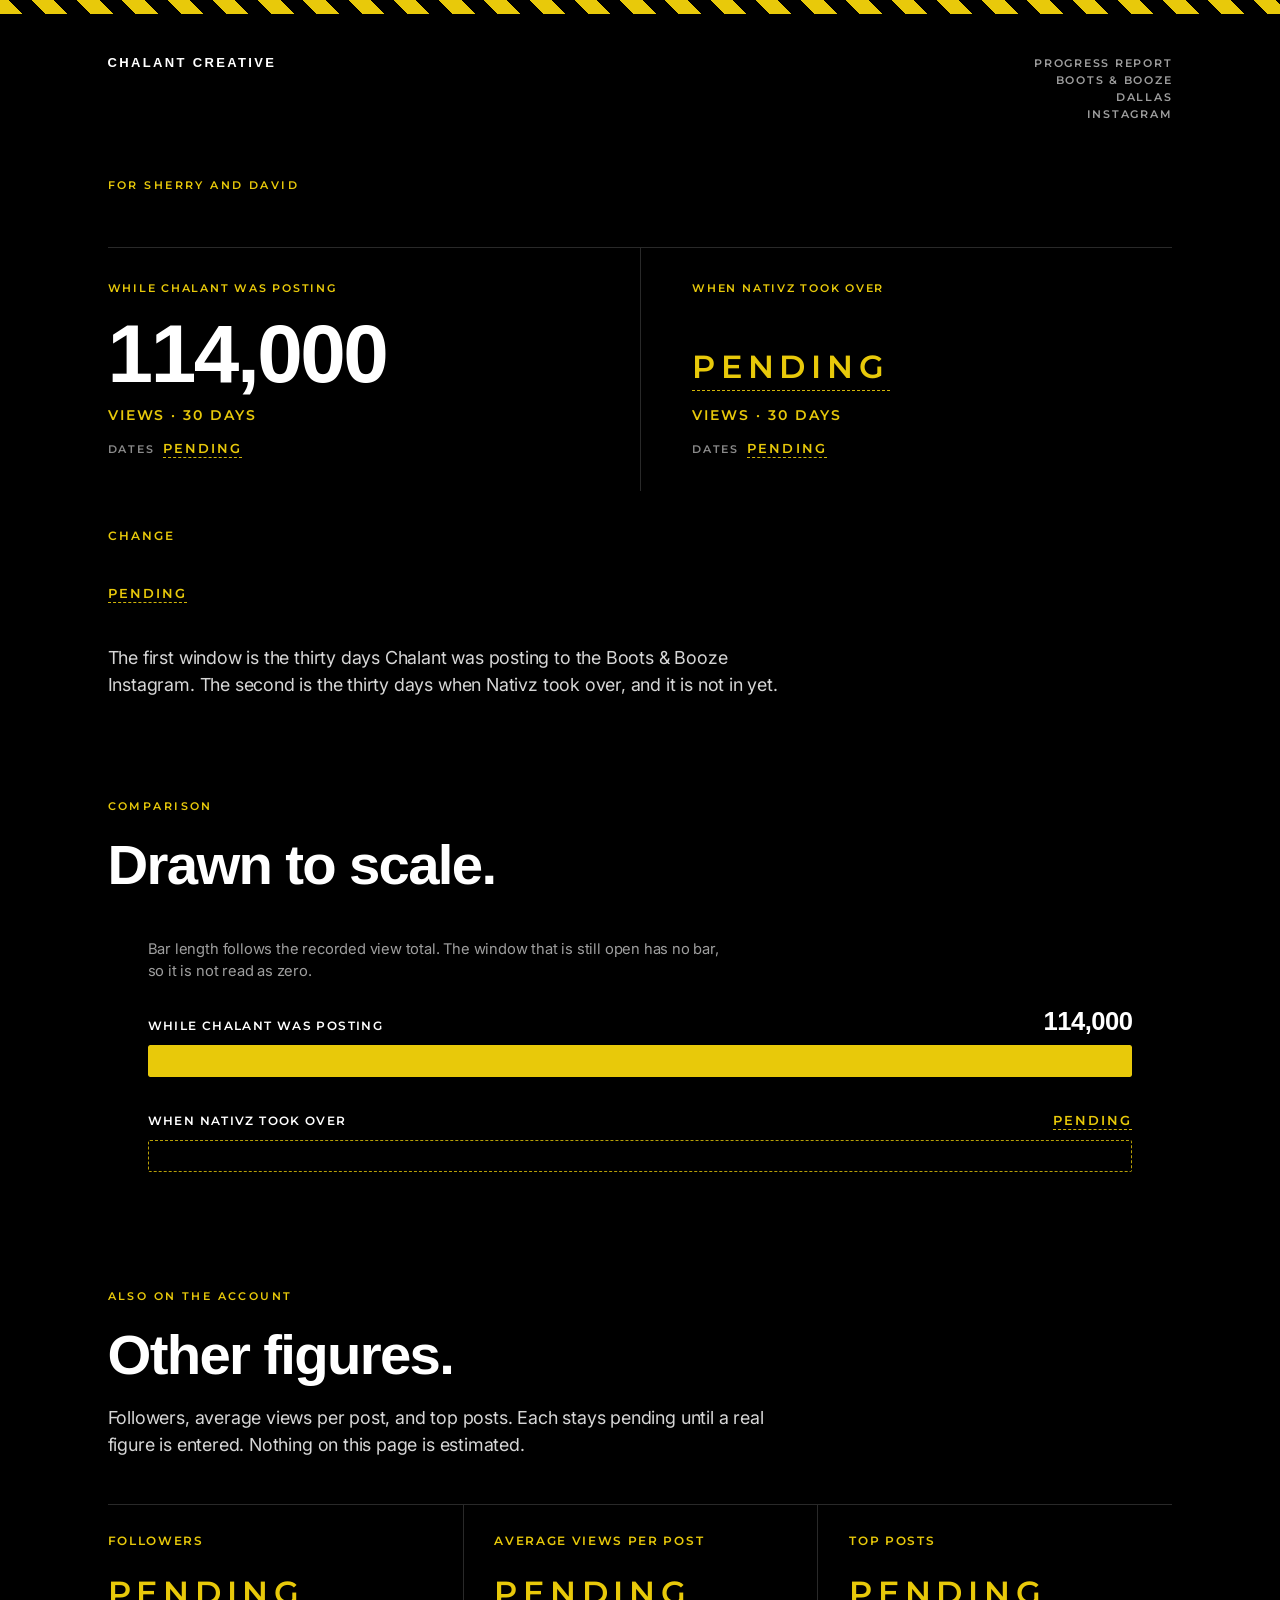
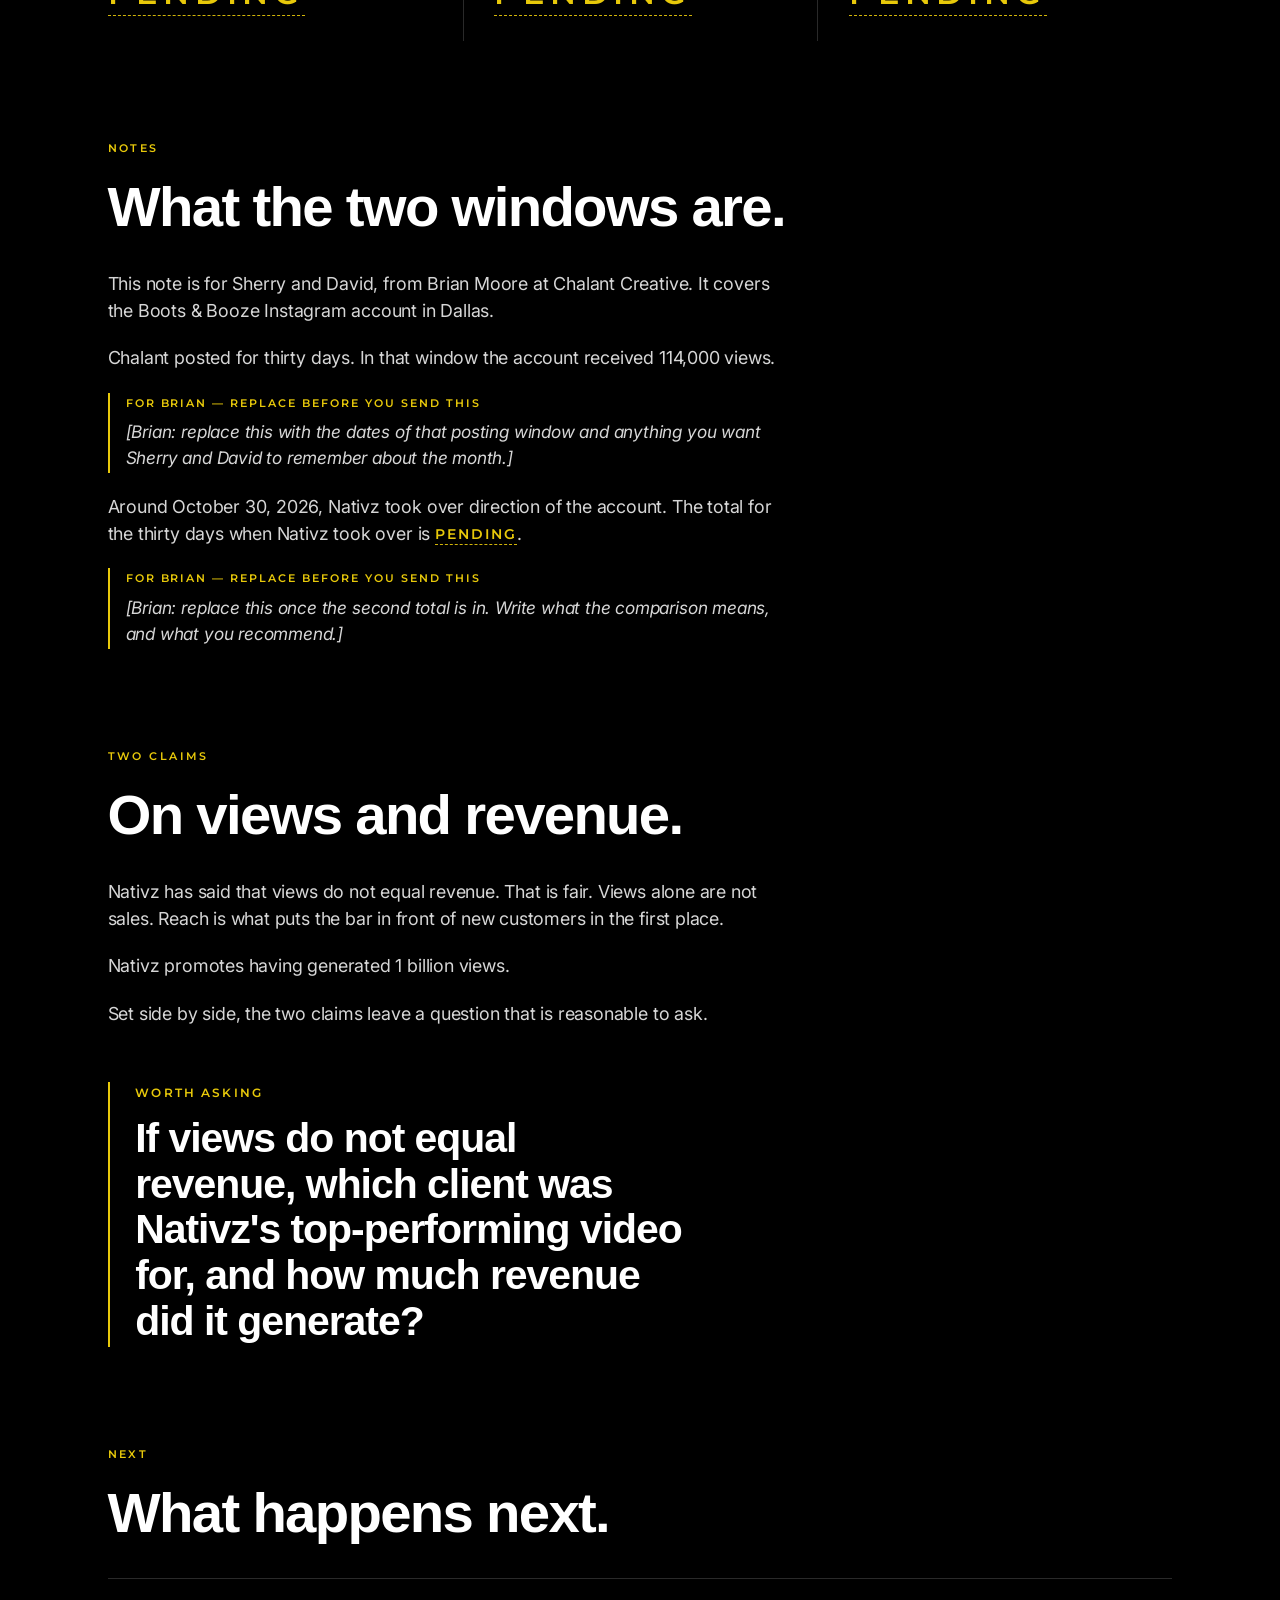
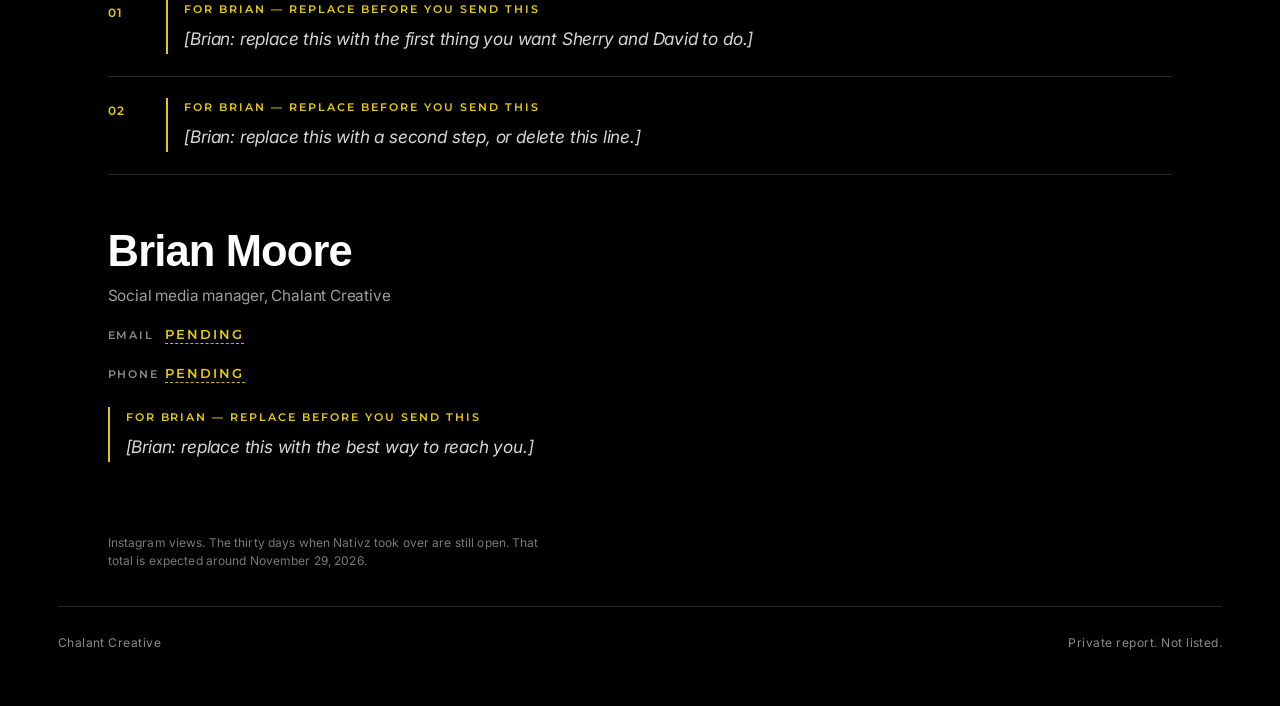
<file: bbreport/index.html>
<!doctype html>
<html lang="en">
<head>
<meta charset="utf-8">
<meta name="viewport" content="width=device-width, initial-scale=1, viewport-fit=cover">
<!-- Unlisted client report. Edit bbreport/data.js only. Do not link here from the homepage. -->
<title>Boots &amp; Booze — Social Progress Report | Chalant Creative</title>
<meta name="description" content="A private progress report from Chalant Creative to Boots &amp; Booze. Instagram views for the thirty days Chalant was posting, and the thirty days when Nativz took over.">
<meta name="robots" content="noindex, nofollow">
<meta name="theme-color" content="#000000">
<meta name="apple-mobile-web-app-capable" content="yes">
<meta name="apple-mobile-web-app-status-bar-style" content="black-translucent">
<meta property="og:title" content="Boots &amp; Booze — Social Progress Report | Chalant Creative">
<meta property="og:description" content="A private progress report from Chalant Creative to Boots &amp; Booze. Instagram views while Chalant was posting, and the thirty days when Nativz took over.">
<meta property="og:type" content="website">
<meta property="og:url" content="https://chalantcreative.com/bbreport/">
<meta property="og:image" content="https://chalantcreative.com/logo.png">
<meta name="twitter:card" content="summary">
<meta name="twitter:title" content="Boots &amp; Booze — Social Progress Report | Chalant Creative">
<meta name="twitter:description" content="A private progress report from Chalant Creative to Boots &amp; Booze. Instagram views while Chalant was posting, and the thirty days when Nativz took over.">
<link rel="icon" href="../favicon.png">
<link rel="apple-touch-icon" href="../favicon.png">
<link rel="canonical" href="https://chalantcreative.com/bbreport/">
<link rel="preconnect" href="https://fonts.googleapis.com">
<link rel="preconnect" href="https://fonts.gstatic.com" crossorigin>
<link rel="stylesheet" href="https://fonts.googleapis.com/css2?family=Inter:ital,opsz,wght@0,14..32,400;0,14..32,500;0,14..32,600;1,14..32,400&family=Montserrat:wght@500;600;700&display=swap">
<link rel="stylesheet" href="report.css">
</head>
<body>
<a class="skip" href="#report">Skip to the report</a>
<div class="tape" aria-hidden="true"></div>
<p id="report-error" class="load-error wrap" role="alert" hidden></p>
<main id="report" hidden></main>
<noscript>
  <p class="load-error wrap">This report reads its figures from data.js and needs JavaScript to draw them. Nothing on the page is an estimate.</p>
</noscript>
<script src="data.js"></script>
<script src="report.js"></script>
</body>
</html>
</file>
<file: bbreport/report.css>
/* ==========================================================================
   Boots & Booze progress report — /bbreport/ only.
   Values copied from the live Chalant homepage, not linked to shared CSS.
   Black #000, white #fff, safety yellow #E8C90A.
   Headings: Helvetica Neue / Helvetica, weight 700 (Bold).
   Labels: Montserrat. Body: Inter.
   ========================================================================== */

:root {
  --black: #000;
  --white: #fff;
  --yellow: #E8C90A;
  --gray: #8A8A8A;
  --dim: rgba(255, 255, 255, .62);
  --body: rgba(255, 255, 255, .84);
  --rule: rgba(255, 255, 255, .16);
  --track: rgba(255, 255, 255, .08);
  --heading: "Helvetica Neue", Helvetica, Arial, sans-serif;
  --inter: "Inter", Helvetica, Arial, sans-serif;
  --montserrat: "Montserrat", Helvetica, Arial, sans-serif;
  --max: 1180px;
  --gutter: max(16px, 4.5vw);
  --ease: cubic-bezier(.22, .8, .24, 1);
  color-scheme: dark;
}

*, *::before, *::after { box-sizing: border-box; }

html {
  -webkit-text-size-adjust: 100%;
  scroll-behavior: smooth;
}

@media (prefers-reduced-motion: reduce) {
  html { scroll-behavior: auto; }
}

body {
  margin: 0;
  background: var(--black);
  color: var(--white);
  font-family: var(--inter);
  font-size: 17px;
  line-height: 1.5;
  letter-spacing: -.011em;
  -webkit-font-smoothing: antialiased;
  text-rendering: optimizeLegibility;
}

h1, h2, h3, p { margin: 0; }

h1.pair {
  font-size: 1rem;
  font-weight: 400;
  letter-spacing: 0;
  line-height: 1.2;
}

a { color: inherit; text-decoration: none; }

ol, ul { margin: 0; padding: 0; list-style: none; }

::selection { background: var(--yellow); color: #000; }

:focus-visible {
  outline: 2px solid var(--yellow);
  outline-offset: 3px;
}

.visually-hidden {
  position: absolute !important;
  width: 1px;
  height: 1px;
  padding: 0;
  margin: -1px;
  overflow: hidden;
  clip: rect(0 0 0 0);
  white-space: nowrap;
  border: 0;
}

.skip {
  position: absolute;
  left: -9999px;
  top: 0;
  background: var(--yellow);
  color: #000;
  padding: 12px 18px;
  z-index: 5;
  font-family: var(--heading);
  font-weight: 700;
}

.skip:focus { left: 12px; top: 12px; }

.tape {
  height: 14px;
  background-image: repeating-linear-gradient(45deg, var(--yellow) 0 16px, #000 16px 32px);
}

.wrap {
  max-width: var(--max);
  margin-inline: auto;
  padding-inline: var(--gutter);
}

.load-error {
  margin-top: 28px;
  padding: 16px 18px;
  border: 1px solid var(--yellow);
  color: var(--white);
  max-width: 40em;
}

/* ---------- Pending and draft notes ---------- */

.pending {
  color: var(--yellow);
  font-family: var(--montserrat);
  font-weight: 600;
  font-style: normal;
  letter-spacing: .16em;
  text-transform: uppercase;
  font-size: 13px;
  line-height: 1.3;
  border-bottom: 1px dashed rgba(232, 201, 10, .9);
  padding-bottom: .08em;
}

.invalid {
  color: var(--yellow);
  font-family: var(--inter);
  font-size: 15px;
  font-weight: 500;
  font-style: normal;
  letter-spacing: 0;
  line-height: 1.4;
  text-transform: none;
}

.num .pending,
.metric__value .pending {
  font-size: clamp(22px, 3vw, 32px);
  letter-spacing: .18em;
}

.dek .pending,
.prose .pending,
.source .pending,
.steps__body .pending,
.chart__note .pending {
  font-size: .78em;
  letter-spacing: .14em;
  vertical-align: 0.08em;
}

.draft {
  margin: 0;
  padding: 2px 0 2px 16px;
  border-left: 2px solid var(--yellow);
}

.draft__tag {
  display: block;
  margin-bottom: 8px;
  color: var(--yellow);
  font-family: var(--montserrat);
  font-size: 11px;
  font-weight: 600;
  letter-spacing: .18em;
  text-transform: uppercase;
}

.draft__body {
  display: block;
  color: var(--body);
  font-family: var(--inter);
  font-size: clamp(17px, 1.35vw, 20px);
  font-weight: 400;
  font-style: italic;
  letter-spacing: -.011em;
  line-height: 1.5;
  text-transform: none;
}

/* ---------- Masthead ---------- */

.mast {
  display: flex;
  justify-content: space-between;
  align-items: flex-start;
  gap: 20px 32px;
  padding-top: clamp(28px, 4.5vh, 52px);
}

.mast__brand {
  font-family: var(--heading);
  font-weight: 700;
  font-size: 13px;
  letter-spacing: .18em;
  text-transform: uppercase;
  line-height: 1.2;
}

.mast__brand:hover { color: var(--yellow); }

.mast__meta {
  margin: 0;
  text-align: right;
  color: var(--dim);
  font-family: var(--montserrat);
  font-size: 11px;
  font-weight: 600;
  letter-spacing: .16em;
  text-transform: uppercase;
  line-height: 1.55;
}

/* ---------- Sections ---------- */

.block { padding-top: clamp(72px, 11vh, 140px); }

.hero { padding-top: clamp(40px, 6vh, 80px); }

.eyebrow {
  margin: 0 0 clamp(16px, 2.4vh, 26px);
  color: var(--yellow);
  font-family: var(--montserrat);
  font-size: clamp(11px, .85vw, 13px);
  font-weight: 600;
  letter-spacing: .22em;
  text-transform: uppercase;
}

.section-title {
  max-width: 16em;
  font-family: var(--heading);
  font-weight: 700;
  font-size: clamp(32px, 4.4vw, 60px);
  line-height: 1.02;
  letter-spacing: -.03em;
}

.dek,
.prose p,
.source {
  max-width: 38em;
  color: var(--body);
  font-size: clamp(17px, 1.4vw, 21px);
  font-weight: 400;
  line-height: 1.5;
  text-wrap: pretty;
}

.hero .dek { margin-top: clamp(28px, 4vh, 44px); }

.prose { margin-top: clamp(28px, 4vh, 48px); }

.prose p + p,
.prose .draft + p,
.prose p + .draft,
.prose .draft + .draft { margin-top: 1.15em; }

.pull {
  margin: clamp(40px, 6vh, 76px) 0 0;
  padding: 2px 0 2px clamp(16px, 2vw, 28px);
  border: 0;
  border-left: 2px solid var(--yellow);
  max-width: 36rem;
}

.pull__label {
  display: block;
  margin-bottom: 14px;
  color: var(--yellow);
  font-family: var(--montserrat);
  font-weight: 600;
  font-size: 12px;
  letter-spacing: .18em;
  text-transform: uppercase;
}

.pull__text {
  margin: 0;
  color: var(--white);
  font-family: var(--heading);
  font-style: normal;
  font-weight: 700;
  font-size: clamp(26px, 3.2vw, 44px);
  line-height: 1.12;
  letter-spacing: -.025em;
  text-wrap: pretty;
}

/* ---------- The two totals ---------- */

.pair {
  display: grid;
  grid-template-columns: 1fr;
  margin-top: clamp(36px, 6vh, 72px);
  border-top: 1px solid var(--rule);
  font-weight: 400;
  letter-spacing: 0;
}

.pair__col {
  display: flex;
  flex-direction: column;
  align-items: flex-start;
  min-width: 0;
  padding: clamp(26px, 3.6vh, 42px) 0;
  border-bottom: 1px solid var(--rule);
}

.pair__label {
  display: block;
  color: var(--yellow);
  font-family: var(--montserrat);
  font-weight: 600;
  font-size: clamp(11px, .85vw, 13px);
  letter-spacing: .16em;
  text-transform: uppercase;
  line-height: 1.35;
}

.num {
  display: flex;
  align-items: flex-end;
  min-height: .95em;
  margin-top: clamp(14px, 2vh, 22px);
  color: var(--white);
  font-family: var(--heading);
  font-weight: 700;
  font-size: clamp(52px, 15vw, 88px);
  line-height: .92;
  letter-spacing: -.03em;
  font-variant-numeric: tabular-nums;
}

.pair__unit {
  margin-top: clamp(12px, 1.8vh, 18px);
  color: var(--yellow);
  font-family: var(--montserrat);
  font-weight: 600;
  font-size: clamp(13px, 1.1vw, 16px);
  letter-spacing: .14em;
  text-transform: uppercase;
}

.pair__dates {
  display: block;
  margin-top: 14px;
  color: var(--dim);
  font-family: var(--inter);
  font-size: clamp(14px, 1.15vw, 17px);
  font-weight: 400;
  letter-spacing: 0;
  line-height: 1.4;
  text-transform: none;
}

.pair__key {
  margin-right: .75em;
  color: var(--gray);
  font-family: var(--montserrat);
  font-size: 11px;
  font-weight: 600;
  letter-spacing: .16em;
  text-transform: uppercase;
}

.change {
  margin-top: clamp(28px, 4vh, 44px);
  max-width: 22em;
}

.change__label {
  display: block;
  margin-bottom: 10px;
  color: var(--yellow);
  font-family: var(--montserrat);
  font-weight: 600;
  font-size: 12px;
  letter-spacing: .18em;
  text-transform: uppercase;
}

.change__value {
  font-family: var(--heading);
  font-weight: 700;
  font-size: clamp(28px, 4vw, 48px);
  line-height: 1.12;
  letter-spacing: -.02em;
  color: var(--white);
}

.change__value strong {
  font-weight: 700;
  color: var(--yellow);
}

/* ---------- Bars ---------- */

.chart {
  margin-top: clamp(32px, 5vh, 56px);
}

.chart__note {
  margin: 0 0 clamp(22px, 3vh, 32px);
  max-width: 40em;
  color: var(--dim);
  font-size: clamp(14px, 1.15vw, 16px);
  line-height: 1.5;
}

.bar + .bar { margin-top: clamp(22px, 3vh, 32px); }

.bar__meta {
  display: flex;
  justify-content: space-between;
  align-items: baseline;
  gap: 16px;
  margin-bottom: 10px;
}

.bar__label {
  min-width: 0;
  color: var(--white);
  font-family: var(--montserrat);
  font-weight: 600;
  font-size: clamp(11px, .9vw, 13px);
  letter-spacing: .12em;
  text-transform: uppercase;
  line-height: 1.35;
}

.bar__value {
  flex: 0 0 auto;
  color: var(--white);
  font-family: var(--heading);
  font-weight: 700;
  font-size: clamp(18px, 2vw, 26px);
  letter-spacing: -.02em;
  font-variant-numeric: tabular-nums;
  line-height: 1;
}

.bar__value .pending { font-size: 13px; }

.track {
  height: 32px;
  background: var(--track);
  border-radius: 2px;
  overflow: hidden;
}

.track.is-pending {
  background: transparent;
  border: 1.5px dashed rgba(232, 201, 10, .8);
}

.fill {
  display: block;
  height: 100%;
  width: 0;
  background: var(--yellow);
  border-radius: 2px;
}

@media (prefers-reduced-motion: no-preference) {
  .fill.is-in {
    width: var(--w);
    transition: width .9s var(--ease);
  }
}

@media (prefers-reduced-motion: reduce) {
  .fill.is-in { width: var(--w); }
}

/* ---------- Other metrics ---------- */

.metrics {
  display: grid;
  grid-template-columns: 1fr;
  margin-top: clamp(32px, 5vh, 56px);
  border-top: 1px solid var(--rule);
}

.metric {
  min-width: 0;
  padding: clamp(22px, 3vh, 34px) 0;
  border-bottom: 1px solid var(--rule);
}

.metric__label {
  color: var(--yellow);
  font-family: var(--montserrat);
  font-weight: 600;
  font-size: 12px;
  letter-spacing: .14em;
  text-transform: uppercase;
}

.metric__value {
  margin-top: 14px;
  font-family: var(--heading);
  font-weight: 700;
  font-size: clamp(32px, 4vw, 48px);
  line-height: 1;
  letter-spacing: -.02em;
  font-variant-numeric: tabular-nums;
}

.posts { margin-top: 8px; }

.post {
  display: flex;
  justify-content: space-between;
  align-items: baseline;
  gap: 16px;
  padding: 14px 0;
  border-top: 1px solid var(--rule);
}

.post__label {
  min-width: 0;
  font-family: var(--inter);
  font-weight: 400;
  font-size: clamp(16px, 1.3vw, 19px);
  line-height: 1.4;
}

.post__views {
  flex: 0 0 auto;
  font-family: var(--heading);
  font-weight: 700;
  font-size: clamp(18px, 1.6vw, 24px);
  font-variant-numeric: tabular-nums;
  letter-spacing: -.02em;
}

/* ---------- Next / contact ---------- */

.steps {
  margin-top: clamp(28px, 4vh, 48px);
  border-top: 1px solid var(--rule);
}

.steps__item {
  display: grid;
  grid-template-columns: 2.4em 1fr;
  gap: 12px 18px;
  align-items: start;
  padding: clamp(18px, 2.4vh, 26px) 0;
  border-bottom: 1px solid var(--rule);
}

.steps__n {
  padding-top: .35em;
  color: var(--yellow);
  font-family: var(--montserrat);
  font-weight: 600;
  font-size: 12px;
  letter-spacing: .14em;
}

.steps__body {
  min-width: 0;
  font-size: clamp(17px, 1.4vw, 21px);
  line-height: 1.45;
  color: var(--body);
}

.contact {
  margin-top: clamp(40px, 6vh, 72px);
  max-width: 36em;
}

.contact__name {
  font-family: var(--heading);
  font-weight: 700;
  font-size: clamp(28px, 3.4vw, 44px);
  line-height: 1.05;
  letter-spacing: -.02em;
}

.contact__role {
  margin-top: 10px;
  color: var(--dim);
  font-size: clamp(15px, 1.2vw, 18px);
}

.contact__line {
  margin-top: 14px;
  font-size: clamp(16px, 1.3vw, 19px);
  color: var(--white);
}

.contact__key {
  display: inline-block;
  min-width: 4.6em;
  margin-right: .6em;
  color: var(--gray);
  font-family: var(--montserrat);
  font-size: 11px;
  font-weight: 600;
  letter-spacing: .16em;
  text-transform: uppercase;
}

.contact a {
  border-bottom: 1px solid rgba(255, 255, 255, .35);
}

.contact a:hover {
  color: var(--yellow);
  border-bottom-color: var(--yellow);
}

.contact__note { margin-top: 22px; }

.source {
  margin-top: clamp(48px, 8vh, 88px);
  color: rgba(255, 255, 255, .48);
  font-size: clamp(12px, .9vw, 14px);
  letter-spacing: .01em;
}

.foot {
  padding: clamp(28px, 4vh, 48px) var(--gutter) clamp(40px, 6vh, 72px);
}

.foot__inner {
  max-width: var(--max);
  margin-inline: auto;
  padding-top: clamp(20px, 3vh, 28px);
  border-top: 1px solid var(--rule);
  display: flex;
  justify-content: space-between;
  gap: 12px 28px;
  flex-wrap: wrap;
  color: var(--gray);
  font-family: var(--inter);
  font-size: 12px;
  letter-spacing: .04em;
}

.foot a:hover { color: var(--yellow); }

/* ---------- Wide ---------- */

@media (min-width: 800px) {
  .num { font-size: clamp(56px, 6.4vw, 104px); }

  .pair { grid-template-columns: 1fr 1fr; }

  .pair__col {
    border-bottom: 0;
    padding-right: clamp(28px, 4vw, 72px);
  }

  .pair__col + .pair__col {
    padding-right: 0;
    padding-left: clamp(28px, 4vw, 72px);
    border-left: 1px solid var(--rule);
  }

  .metrics { grid-template-columns: repeat(3, minmax(0, 1fr)); }

  .metric {
    border-bottom: 0;
    padding-right: clamp(18px, 2.4vw, 36px);
  }

  .metric + .metric {
    padding-left: clamp(18px, 2.4vw, 36px);
    border-left: 1px solid var(--rule);
  }

  .metric--list {
    grid-column: 1 / -1;
    margin-top: clamp(8px, 2vh, 18px);
    padding-left: 0;
    padding-right: 0;
    border-left: 0;
    border-top: 1px solid var(--rule);
  }
}

@media (max-width: 640px) {
  body { font-size: 16px; }

  .bar__meta {
    flex-direction: column;
    align-items: flex-start;
    gap: 8px;
  }

  .mast { flex-direction: column; gap: 14px; }

  .mast__meta { text-align: left; }

  .foot__inner { flex-direction: column; align-items: flex-start; }
}

@media (max-width: 380px) {
  .num { font-size: clamp(46px, 14vw, 64px); }

  .bar__meta { align-items: flex-start; }

  .steps__item { grid-template-columns: 1fr; gap: 6px; }
}

@media print {
  .tape, .skip { display: none; }

  body { background: #000; }

  a { text-decoration: none; }
}
</file>
